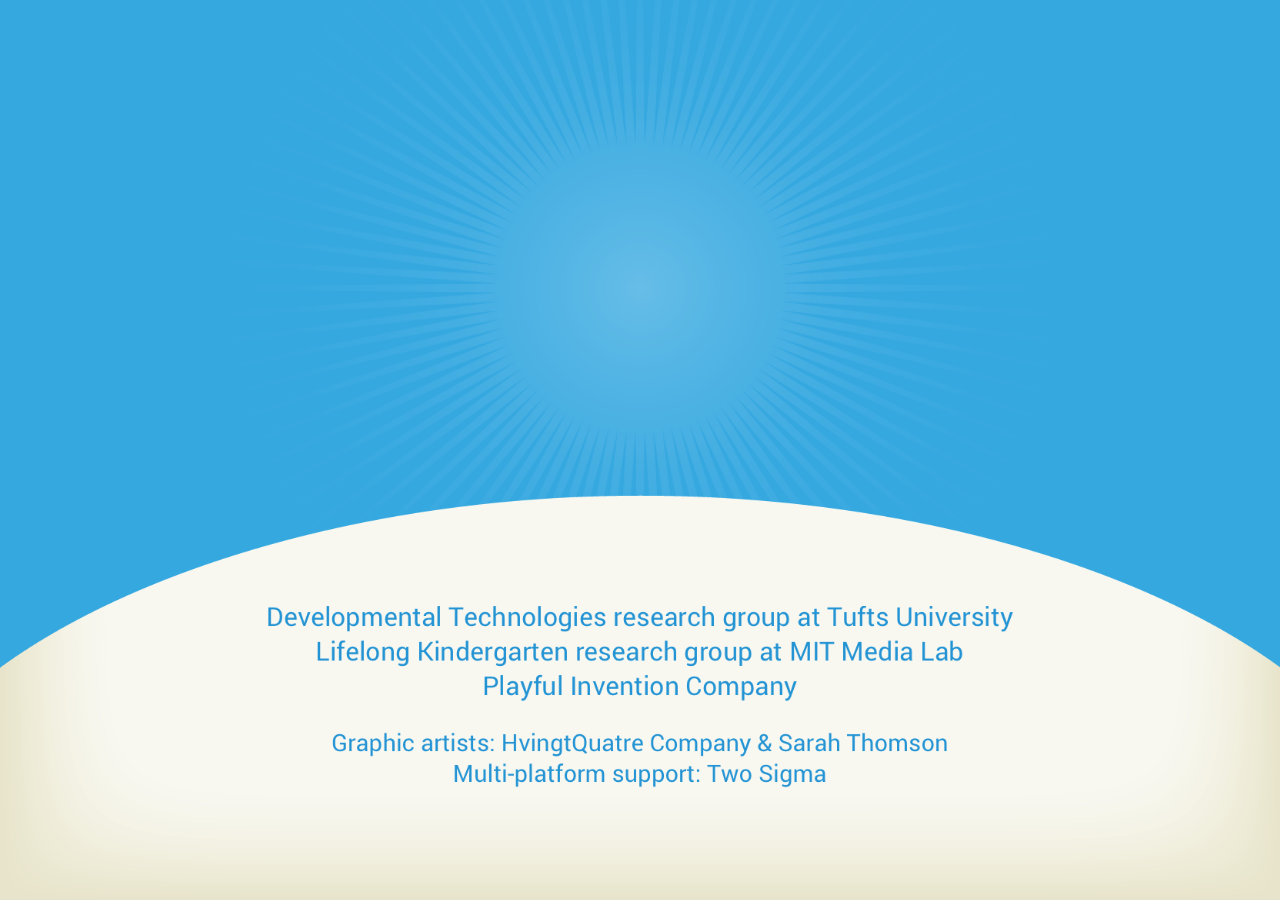
<file: index.html>
<!DOCTYPE html>
<meta
  name="viewport"
  content="width=device-width, initial-scale=1.0,
      maximum-scale=1.0, user-scalable=no"
/>
<meta name="apple-mobile-web-app-capable" content="yes" />
<meta http-equiv="cache-control" content="no-cache" />
<meta charset="utf-8" />

<html>
  <head>
    <title>ScratchJr Intro</title>
    <script>
      window.scratchJrPage = "index";
    </script>
    <script type="text/javascript" src="app.bundle.js"></script>
  </head>
  <body style="margin: 0px; background: black">
    <div class="frame" id="frame">
      <div class="topbar" id="topbar">
        <div class="topbar-button" id="topbar-info"></div>
        <div class="topbar-button" id="topbar-settings"></div>
        <div class="topbar-button" id="topbar-moreapps"></div>
      </div>
      <div class="gear hide" id="gear"></div>
      <div class="credits hide" id="authors"></div>
      <div class="creditsText hide" id="authorsText"></div>
      <div class="rays" id="rays"></div>
      <div class="catface" id="catface"></div>
      <div class="jrlogo" id="jrlogo"></div>
      <div class="purple hide" id="purpleguy"></div>
      <div class="red hide" id="redguy"></div>
      <div class="blue hide" id="blueguy"></div>

      <div class="startButton hide" id="startButton"></div>
      <div class="pbschars hide" id="pbschars"></div>

      <div class="gettings hide" id="gettings"></div>
      <div class="startcode hide" id="startcode"></div>

      <div class="usageQuestion hide" id="usageQuestion"></div>
      <div class="usageSchool hide" id="usageSchool">
        <img
          class="usageIcon"
          id="useSchoolIcon"
          src="assets/start/schoolIcon.svg"
        />
        <div class="usageText" id="useSchoolText"></div>
      </div>
      <div class="usageHome hide" id="usageHome">
        <img
          class="usageIcon"
          id="useHomeIcon"
          src="assets/start/homeIcon.svg"
        />
        <div class="usageText" id="useHomeText"></div>
      </div>
      <div class="usageOther hide" id="usageOther">
        <img
          class="usageIcon"
          id="useOtherIcon"
          src="assets/start/otherIcon.svg"
        />
        <div class="usageText" id="useOtherText"></div>
      </div>
      <div class="usageNoanswer hide" id="usageNoanswer">
        <div class="usageNoanswerText" id="usageNoanswerText"></div>
      </div>

      <div class="optionsInstruction hide" id="optionsInstruction"></div>
      <div class="optionsList hide" id="optionsList"></div>
    </div>
  </body>
</html>
</file>
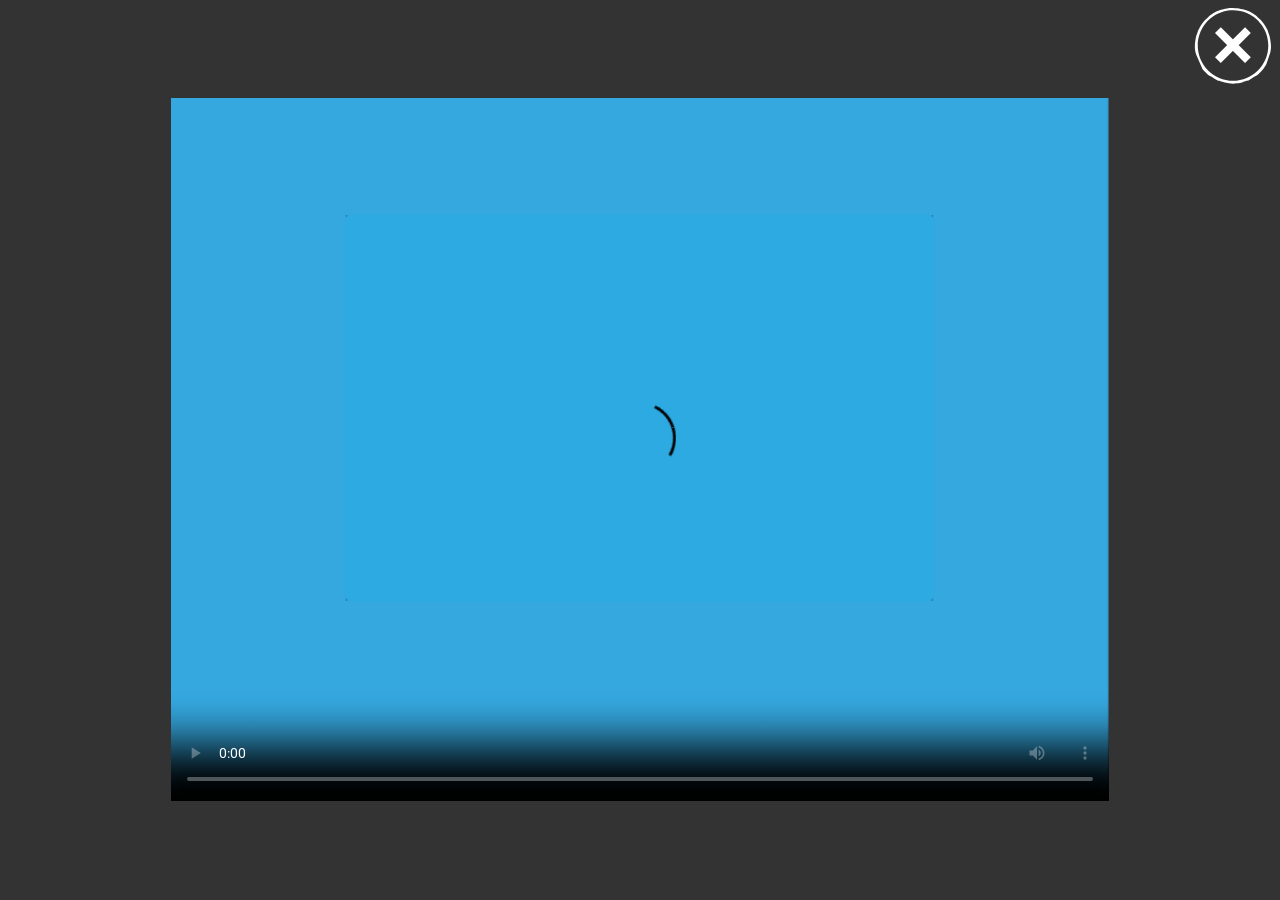
<file: gettingstarted.html>
<!DOCTYPE html>
<html xmlns="http://www.w3.org/1999/xhtml" xmlns:xlink="http://www.w3.org/1999/xlink">
<meta name="viewport" content="width=device-width, initial-scale=1.0, maximum-scale=1.0, user-scalable=no"/>
<meta name="apple-mobile-web-app-capable" content="yes">
<meta http-equiv="cache-control" content="no-cache">
<meta charset="utf-8">

<head>
<title>Junior</title>

<script language="javascript">
    window.scratchJrPage = 'gettingStarted';
</script>
<script type="text/javascript" src="app.bundle.js"></script>
<!-- Global site tag (gtag.js) - Google Analytics -->
<script async src="https://www.googletagmanager.com/gtag/js?id=G-FD0DKV0K52"></script>
<script>
  window.dataLayer = window.dataLayer || [];
  function gtag(){dataLayer.push(arguments);}
  gtag('js', new Date());

  gtag('config', 'G-FD0DKV0K52');
</script>
</head>
<body>
<div class="tutorial" id="tutorialmode">
  <div class="closehelp" id="closeHelp"></div>
  <div class="introvideocontainer">
      <video class="introvideo" id="myVideo" controls></video>
  </div>
</div>
</body>
</html>
</file>
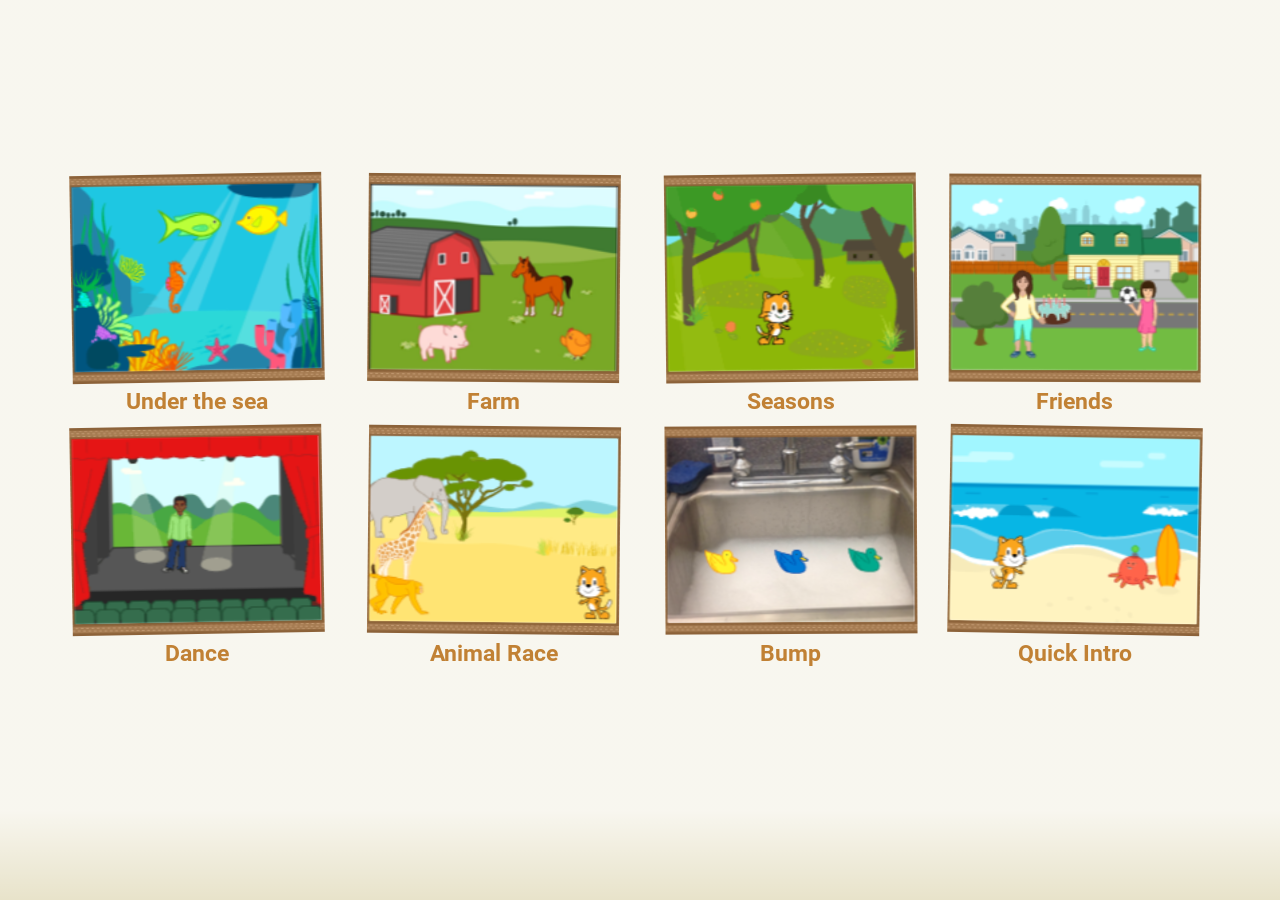
<file: help.html>
<!doctype html>
<html xmlns="http://www.w3.org/1999/xhtml" xmlns:xlink="http://www.w3.org/1999/xlink">
  <meta
    name="viewport"
    content="width=device-width, initial-scale=1.0, user-scalable=0, minimum-scale=1.0, maximum-scale=1.0"
  />
  <meta name="apple-mobile-web-app-capable" content="yes" />
  <meta http-equiv="cache-control" content="no-cache" />
  <meta charset="utf-8" />

  <head>
    <title>ScratchJr Help</title>

    <script>
      window.scratchJrPage = "help"
    </script>
    <script type="text/javascript" src="app.bundle.js"></script>
    <!-- Global site tag (gtag.js) - Google Analytics -->
    <script async src="https://www.googletagmanager.com/gtag/js?id=G-FD0DKV0K52"></script>
    <script>
      window.dataLayer = window.dataLayer || []
      function gtag() {
        dataLayer.push(arguments)
      }
      gtag("js", new Date())

      gtag("config", "G-FD0DKV0K52")
    </script>
  </head>
  <body>
    <div class="frame" id="frame">
      <div class="contentwrap" id="wrapc"></div>
    </div>
  </body>
</html>
</file>
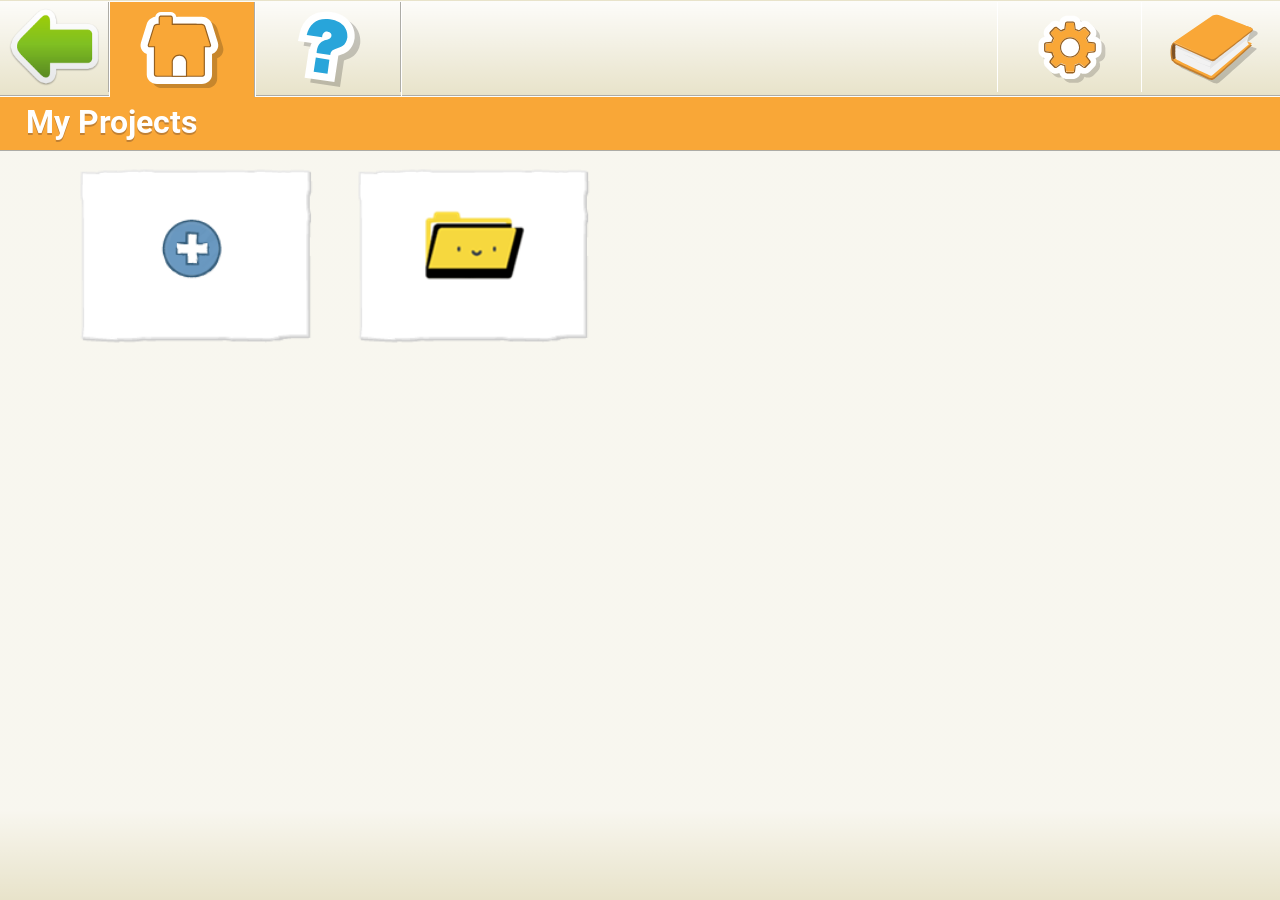
<file: home.html>
<!DOCTYPE html>
<html xmlns="http://www.w3.org/1999/xhtml" xmlns:xlink="http://www.w3.org/1999/xlink">
<meta name="viewport"
      content="width=device-width, initial-scale=1.0, user-scalable=0, minimum-scale=1.0, maximum-scale=1.0">
<meta name="apple-mobile-web-app-capable" content="yes">
<meta http-equiv="cache-control" content="no-cache">
<meta charset="utf-8">

<head>
  <title>Scratch Jr</title>

  <script>
    window.scratchJrPage = "home"
  </script>
  <script type="text/javascript" src="app.bundle.js"></script>
</head>
<body>
<div class="frame" id="frame">
  <div class="topbar" id="topbar">
    <ul class="topbar-nav" id="nav">
      <li class="logo" id="logotab">
        <span class="logo-icon"></span>
      </li>
      <div></div>
      <li class="home" id="hometab">
        <span class="home-icon"></span>
      </li>
      <div></div>
      <li class="help" id="helptab">
        <span class="help-icon"></span>
      </li>
      <div></div>
    </ul>
    <ul class="reference" id="settings">
      <div></div>
      <li class="gear" id="geartab">
        <span class="gear-icon"></span>
      </li>
    </ul>
    <ul class="reference" id="reference">
      <div></div>
      <li class="book" id="booktab">
        <span class="book-icon"></span>
      </li>
    </ul>
  </div>
  <div class="topsection" id="topsection">
    <div class="tabtitle" id="tabtitle">
      <span id="tabheader"></span>
    </div>
    <div class="tabicon" id="tabicon"></div>
    <div class="blueband" id="blueband">
      <span id="subtitle"></span>
    </div>
  </div>
  <div class="contentwrap" id="wrapc"></div>
  <div class="footer off" id="footer">
    <ul class="footer-nav" id="footernav">
      <li class="tab" id="abouttab">
        <div class="about-icon"></div>
        <span id="abouttab-text"></span>
      </li>
      <li class="tab" id="interfacetab">
        <div class="interface-icon"></div>
        <span id="interfacetab-text"></span>
      </li>
      <li class="tab" id="painttab">
        <div class="paint-icon"></div>
        <span id="painttab-text"></span>
      </li>
      <li class="tab2" id="blockstab">
        <div class="blocks-icon"></div>
        <span id="blockstab-text"></span>
      </li>
      <div></div>
    </ul>
  </div>

</div>
</body>
</html>
</file>
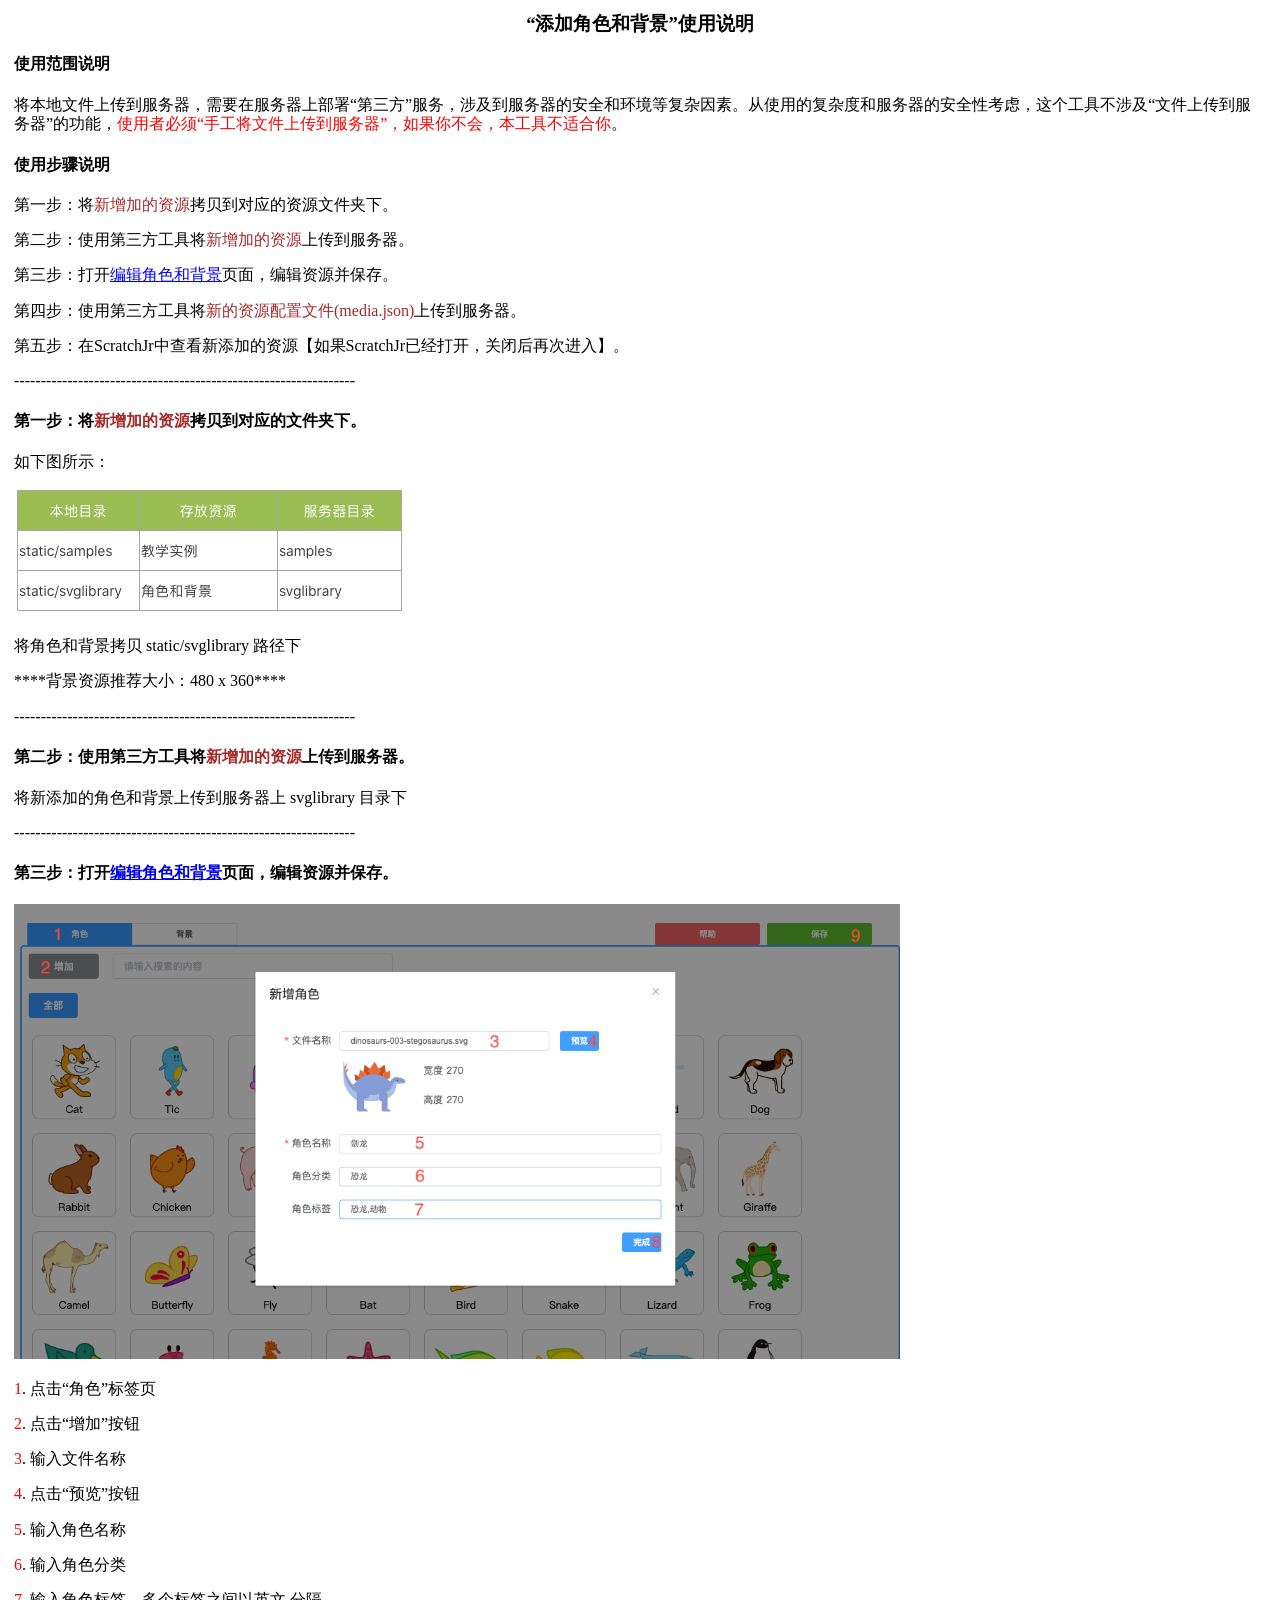
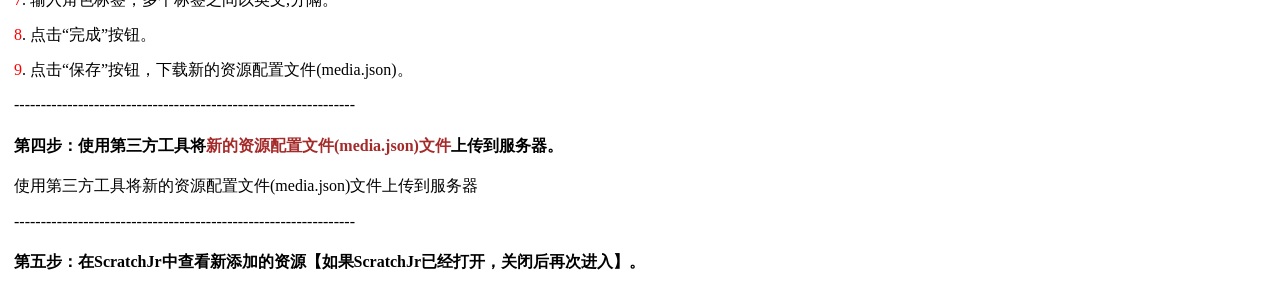
<file: mediaHelp.html>
<!DOCTYPE html>
<html>
	<head>
		<meta http-equiv="Content-Type" content="text/html; charset=utf-8" />
		<meta http-equiv="X-UA-Compatible" content="IE=edge">
		<meta name="viewport" content="width=device-width, initial-scale=1.0, minimum-scale=0.5, maximum-scale=2.0, user-scalable=yes" />
		<meta name="generator" content="LazyCMS 2.0.Alpha" />
		<title>”添加角色和背景”使用说明</title>
		<!-- Global site tag (gtag.js) - Google Analytics -->
		<script async src="https://www.googletagmanager.com/gtag/js?id=G-FD0DKV0K52"></script>
		<script>
		  window.dataLayer = window.dataLayer || [];
		  function gtag(){dataLayer.push(arguments);}
		  gtag('js', new Date());
		  gtag('config', 'G-FD0DKV0K52');
		</script>
	</head>
	<style>
		body {
			padding: 6px;
			font-size: 1rem;
			line-height: 1.2rem;
		}
		
		.title {
			margin: 0 auto;
			text-align: center;
		}
	</style>

	<body>
		<h3 class="title">“添加角色和背景”使用说明</h3>
		<h4>使用范围说明</h4>
		<p>将本地文件上传到服务器，需要在服务器上部署“第三方”服务，涉及到服务器的安全和环境等复杂因素。从使用的复杂度和服务器的安全性考虑，这个工具不涉及“文件上传到服务器”的功能，<font color="red">使用者必须“手工将文件上传到服务器”，如果你不会，本工具不适合你</font>。</p>
		<h4>使用步骤说明</h4>
		<p>第一步：将<font color="brown">新增加的资源</font>拷贝到对应的资源文件夹下。</p>
		<p>第二步：使用第三方工具将<font color="brown">新增加的资源</font>上传到服务器。</p>
		<p>第三步：打开<a href="./mediaEditor.html" target="_blank">编辑角色和背景</a>页面，编辑资源并保存。</p>
		<p>第四步：使用第三方工具将<font color="brown">新的资源配置文件(media.json)</font>上传到服务器。</p>
		<p>第五步：在ScratchJr中查看新添加的资源【如果ScratchJr已经打开，关闭后再次进入】。</p>
		<p>----------------------------------------------------------------</p>
		<h4>第一步：将<font color="brown">新增加的资源</font>拷贝到对应的文件夹下。</h4>
		<p>如下图所示：</p>
		<img src="/assets/media/1.png" alt="资源文件分类" width="397px" height="129px"/>
		<p>将角色和背景拷贝 static/svglibrary 路径下</p>
		<p>****背景资源推荐大小：480 x 360****</p>
		
		<p>----------------------------------------------------------------</p>
		<h4>第二步：使用第三方工具将<font color="brown">新增加的资源</font>上传到服务器。</h4>
		<p>将新添加的角色和背景上传到服务器上 svglibrary 目录下</p>

		<p>----------------------------------------------------------------</p>
		<h4>第三步：打开<a href="./mediaEditor.html" target="_blank">编辑角色和背景</a>页面，编辑资源并保存。</h4>
		<img src="/assets/media/2.png" alt="资源文件分类" width="886px" height="455px"/>
		<p><font color="red">1</font>. 点击“角色”标签页 </p>
		<p><font color="red">2</font>. 点击“增加”按钮 </p>
		<p><font color="red">3</font>. 输入文件名称 </p>
		<p><font color="red">4</font>. 点击“预览”按钮 </p>
		<p><font color="red">5</font>. 输入角色名称 </p>
		<p><font color="red">6</font>. 输入角色分类 </p>
		<p><font color="red">7</font>. 输入角色标签，多个标签之间以英文,分隔。 </p>
		<p><font color="red">8</font>. 点击“完成”按钮。 </p>
		<p><font color="red">9</font>. 点击“保存”按钮，下载新的资源配置文件(media.json)。 </p>

		<p>----------------------------------------------------------------</p>
		<h4>第四步：使用第三方工具将<font color="brown">新的资源配置文件(media.json)文件</font>上传到服务器。</h4>
		<p>使用第三方工具将新的资源配置文件(media.json)文件上传到服务器</p>

		<p>----------------------------------------------------------------</p>
		<h4>第五步：在ScratchJr中查看新添加的资源【如果ScratchJr已经打开，关闭后再次进入】。</h4>
	</body>
</html>
</file>
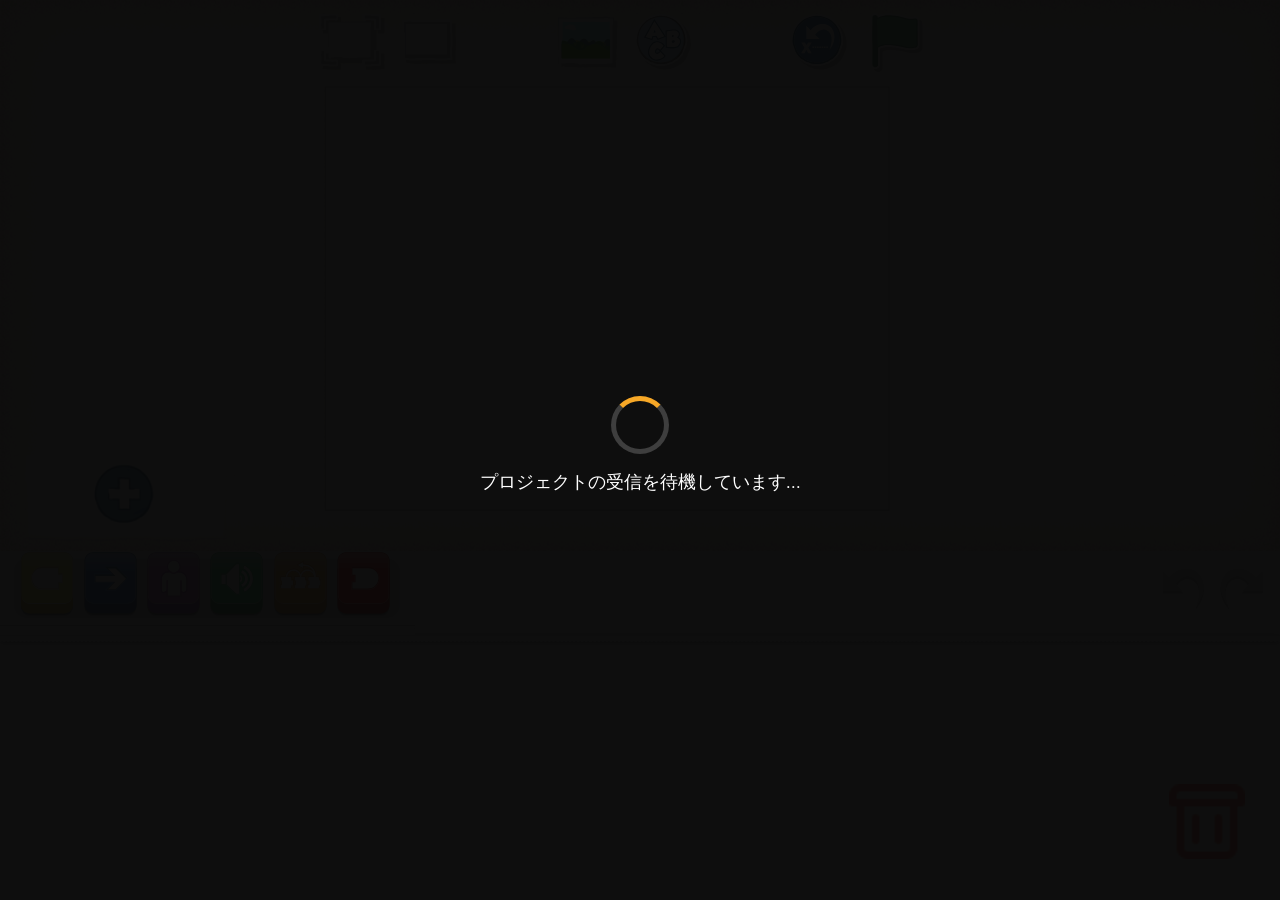
<file: player.html>
<!doctype html>
<html xmlns="http://www.w3.org/1999/xhtml" xmlns:xlink="http://www.w3.org/1999/xlink">
  <head>
    <meta name="viewport" content="width=device-width, initial-scale=1.0, maximum-scale=1.0, user-scalable=no" />
    <meta name="apple-mobile-web-app-capable" content="yes" />
    <meta http-equiv="cache-control" content="no-cache" />
    <meta charset="utf-8" />
    <title>ScratchJr Player</title>
    <script src="./js/jquery.min.js"></script>
    <script src="./js/common.js"></script>
    <style>
      html, body {
        margin: 0;
        padding: 0;
        width: 100%;
        height: 100%;
        overflow: hidden;
      }
      #player-loading-overlay {
        position: fixed;
        top: 0;
        left: 0;
        width: 100%;
        height: 100%;
        background: rgba(0, 0, 0, 0.85);
        color: #ffffff;
        display: flex;
        flex-direction: column;
        justify-content: center;
        align-items: center;
        z-index: 99999;
        font-family: -apple-system, BlinkMacSystemFont, "Segoe UI", Roboto, "Helvetica Neue", Arial, sans-serif;
        font-size: 18px;
        transition: opacity 0.3s;
      }
      .spinner {
        width: 48px;
        height: 48px;
        border: 5px solid rgba(255, 255, 255, 0.2);
        border-radius: 50%;
        border-top-color: #f7a827;
        animation: spin 1s ease-in-out infinite;
        margin-bottom: 16px;
      }
      @keyframes spin {
        to { transform: rotate(360deg); }
      }
      #player-error-msg {
        color: #ff6b6b;
        margin-top: 10px;
        font-size: 14px;
        max-width: 80%;
        text-align: center;
      }
      .nextpage {
        top: 50% !important;
        bottom: auto !important;
        transform: translateY(-50%) !important;
        z-index: 100 !important;
      }
      .prevpage {
        top: 50% !important;
        bottom: auto !important;
        transform: translateY(-50%) !important;
        z-index: 100 !important;
      }
    </style>
    <script>
      window.scratchJrPage = "editor";

      // URLパラメータ取得
      function getParam(key) {
        if (window.urlParams) {
          return window.urlParams(key);
        }
        var match = RegExp("[?&]" + key + "=([^&]*)").exec(window.location.search);
        return match && decodeURIComponent(match[1].replace(/\+/g, " "));
      }

      function updateStatus(text) {
        var el = document.getElementById("player-loading-text");
        if (el) el.innerText = text;
      }

      function hideLoading() {
        var overlay = document.getElementById("player-loading-overlay");
        if (overlay) {
          overlay.style.opacity = "0";
          setTimeout(function() {
            overlay.style.display = "none";
          }, 300);
        }
        var bd = document.getElementById("backdrop");
        if (bd) {
          bd.style.display = "none";
          bd.className = "modal-backdrop fade";
        }
        var md = document.getElementById("modaldialog");
        if (md) {
          md.style.display = "none";
          md.className = "modal fade";
        }
        if (window.ScratchJr) {
          window.ScratchJr.onHold = false;
        }
      }

      function showError(msg) {
        var spinner = document.querySelector(".spinner");
        if (spinner) spinner.style.display = "none";
        var txt = document.getElementById("player-loading-text");
        if (txt) txt.innerText = "プロジェクトの読み込みに失敗しました";
        var err = document.getElementById("player-error-msg");
        if (err) err.innerText = msg;
      }

      // ScratchJr の基本初期化が完了するのを待機
      function waitUntilScratchJrReady(callback) {
        var checkCount = 0;
        var interval = setInterval(function() {
          checkCount++;
          if (window.ScratchJr && window.ScratchJr.loadProjectSjr && window.ScratchJr.stage) {
            clearInterval(interval);
            callback();
          } else if (checkCount > 100) { // 15秒以上
            clearInterval(interval);
            showError("ScratchJr エンジンの初期化がタイムアウトしました。");
          }
        }, 150);
      }

      // プロジェクトデータの展開・ステージ準備が完了するのを待機
      function waitForProjectReady(callback) {
        if (window.ScratchJr && window.ScratchJr.isProjectLoaded) {
          callback();
          return;
        }
        var called = false;
        var done = function() {
          if (called) return;
          called = true;
          window.removeEventListener("projectLoaded", done);
          callback();
        };
        window.addEventListener("projectLoaded", done);

        var checkCount = 0;
        var interval = setInterval(function() {
          checkCount++;
          if (window.ScratchJr && window.ScratchJr.isProjectLoaded) {
            clearInterval(interval);
            done();
          } else if (checkCount > 60) { // 9秒以上
            clearInterval(interval);
            done();
          }
        }, 150);
      }

      // Base64 から .sjr (ZIP) をロードして ScratchJr ランタイムへ渡す
      function loadSjrFromBase64(base64Data, autoPlay) {
        try {
          updateStatus("プロジェクトを展開中...");
          var binaryString = atob(base64Data);
          var len = binaryString.length;
          var bytes = new Uint8Array(len);
          for (var i = 0; i < len; i++) {
            bytes[i] = binaryString.charCodeAt(i);
          }
          var blob = new Blob([bytes], { type: "application/zip" });
          var blobUrl = URL.createObjectURL(blob);

          waitUntilScratchJrReady(function() {
            updateStatus("プロジェクトを読み込んでいます...");
            window.ScratchJr.loadProjectSjr(blobUrl, function(success) {
              if (success === false) {
                showError("プロジェクトの解凍または読み込みに失敗しました。");
                return;
              }
              waitForProjectReady(function() {
                startPresentationMode(autoPlay);
              });
            });
          });
        } catch (e) {
          console.error(e);
          showError(e.message);
        }
      }

      // 直接 URL (Blob または外部URL) からロード
      function loadSjrFromUrl(url, autoPlay) {
        updateStatus("プロジェクトをダウンロード中...");
        waitUntilScratchJrReady(function() {
          window.ScratchJr.loadProjectSjr(url, function(success) {
            if (success === false) {
              showError("プロジェクトのダウンロードに失敗しました。");
              return;
            }
            waitForProjectReady(function() {
              startPresentationMode(autoPlay);
            });
          });
        });
      }

      // プレゼンテーションモード（全画面表示）の準備と開始
      // エディタ画面が一瞬露出しないよう、全画面化を完了させてからローディング画面を消す
      function startPresentationMode(autoPlay, retryCount) {
        retryCount = retryCount || 0;
        try {
          if (!window.ScratchJr || !window.ScratchJr.stage || !window.ScratchJr.stage.currentPage) {
            if (retryCount < 40) {
              setTimeout(function() {
                startPresentationMode(autoPlay, retryCount + 1);
              }, 150);
            } else {
              hideLoading();
            }
            return;
          }

          // onHold ロックを解除
          window.ScratchJr.onHold = false;

          var bd = document.getElementById("backdrop");
          if (bd) {
            bd.style.display = "none";
            bd.className = "modal-backdrop fade";
          }
          var md = document.getElementById("modaldialog");
          if (md) {
            md.style.display = "none";
            md.className = "modal fade";
          }

          var fakeEvt = {
            preventDefault: function() {},
            stopPropagation: function() {}
          };

          // 1. まず全画面モード（プレゼンテーションモード）へ切り替え
          if (typeof window.ScratchJr.enterFullScreen === "function") {
            window.ScratchJr.enterFullScreen(fakeEvt);
          }

          // 2. autoPlay が有効（true/1）の場合のみ、緑の旗で自動再生開始
          var shouldAutoPlay = (autoPlay === true || autoPlay === "1" || autoPlay === "true" || autoPlay === 1);
          if (shouldAutoPlay) {
            if (typeof window.ScratchJr.runStrips === "function") {
              window.ScratchJr.runStrips(fakeEvt);
            }
          }

          // 3. 全画面表示への切り替えが完了してからローディング画面を非表示にする
          // （エディタ画面が一瞬でも見えるのを完全に防止）
          setTimeout(function() {
            hideLoading();
          }, 200);

        } catch (err) {
          console.warn("Presentation mode trigger exception:", err);
          hideLoading();
        }
      }

      // GAS Web API から JSONP で .sjr を取得する
      function fetchFromGas(gasUrl, fileId, autoPlay) {
        updateStatus("Google ドライブからプロジェクトを取得中...");
        var callbackName = "gasCallback_" + Date.now();
        window[callbackName] = function(response) {
          delete window[callbackName];
          if (response && response.success && response.data) {
            loadSjrFromBase64(response.data, autoPlay);
          } else {
            showError(response ? response.error : "空の応答が返されました");
          }
        };

        var script = document.createElement("script");
        var separator = gasUrl.indexOf("?") >= 0 ? "&" : "?";
        script.src = gasUrl + separator + "id=" + encodeURIComponent(fileId) + "&callback=" + callbackName;
        script.onerror = function() {
          showError("GAS API への接続に失敗しました。URLをご確認ください。");
        };
        document.head.appendChild(script);
      }

      // postMessage リスナー（親フレームや GAS からのメッセージ受け取り）
      var _loadedOnce = false;
      window.addEventListener("message", function(event) {
        try {
          var msg = typeof event.data === "string" ? JSON.parse(event.data) : event.data;
          if (msg && msg.type === "LOAD_SJR") {
            if (_loadedOnce) return;
            _loadedOnce = true;
            var autoPlay = msg.autoPlay !== undefined ? msg.autoPlay : true;
            if (msg.base64) {
              loadSjrFromBase64(msg.base64, autoPlay);
            } else if (msg.fileId && msg.gasUrl) {
              fetchFromGas(msg.gasUrl, msg.fileId, autoPlay);
            } else if (msg.fileUrl) {
              loadSjrFromUrl(msg.fileUrl, autoPlay);
            }
          }
        } catch (err) {
          console.warn("Message handle error:", err);
        }
      });

      // ページ読み込み完了時の処理
      window.addEventListener("DOMContentLoaded", function() {
        var fileId = getParam("id");
        var gasUrl = getParam("gas");
        var fileUrl = getParam("file");
        var autoPlay = getParam("autoPlay") !== "0";

        if (fileId && gasUrl) {
          fetchFromGas(gasUrl, fileId, autoPlay);
        } else if (fileUrl) {
          loadSjrFromUrl(fileUrl, autoPlay);
        } else {
          updateStatus("プロジェクトの受信を待機しています...");
          // 親フレームへ準備完了通知を送る（親が postMessage を再送できるように）
          try {
            if (window.parent && window.parent !== window) {
              window.parent.postMessage({ type: "PLAYER_READY" }, "*");
            }
          } catch (e) {}

          // パラメータも postMessage もない場合、5秒後にローディングを消す
          setTimeout(function() {
            var overlay = document.getElementById("player-loading-overlay");
            if (overlay && overlay.style.display !== "none") {
              var txt = document.getElementById("player-loading-text");
              if (txt && txt.innerText.indexOf("待機") > -1) {
                hideLoading();
              }
            }
          }, 5000);
        }
      });
    </script>
    <script type="text/javascript" src="app.bundle.js"></script>
  </head>
  <body style="background: white">
    <div id="player-loading-overlay">
      <div class="spinner"></div>
      <div id="player-loading-text">プレイヤーを初期化しています...</div>
      <div id="player-error-msg"></div>
    </div>
    <div class="frame" id="frame"></div>
    <div class="libframe" id="libframe"></div>
    <div class="paintframe" id="paintframe"></div>
  </body>
</html>
</file>
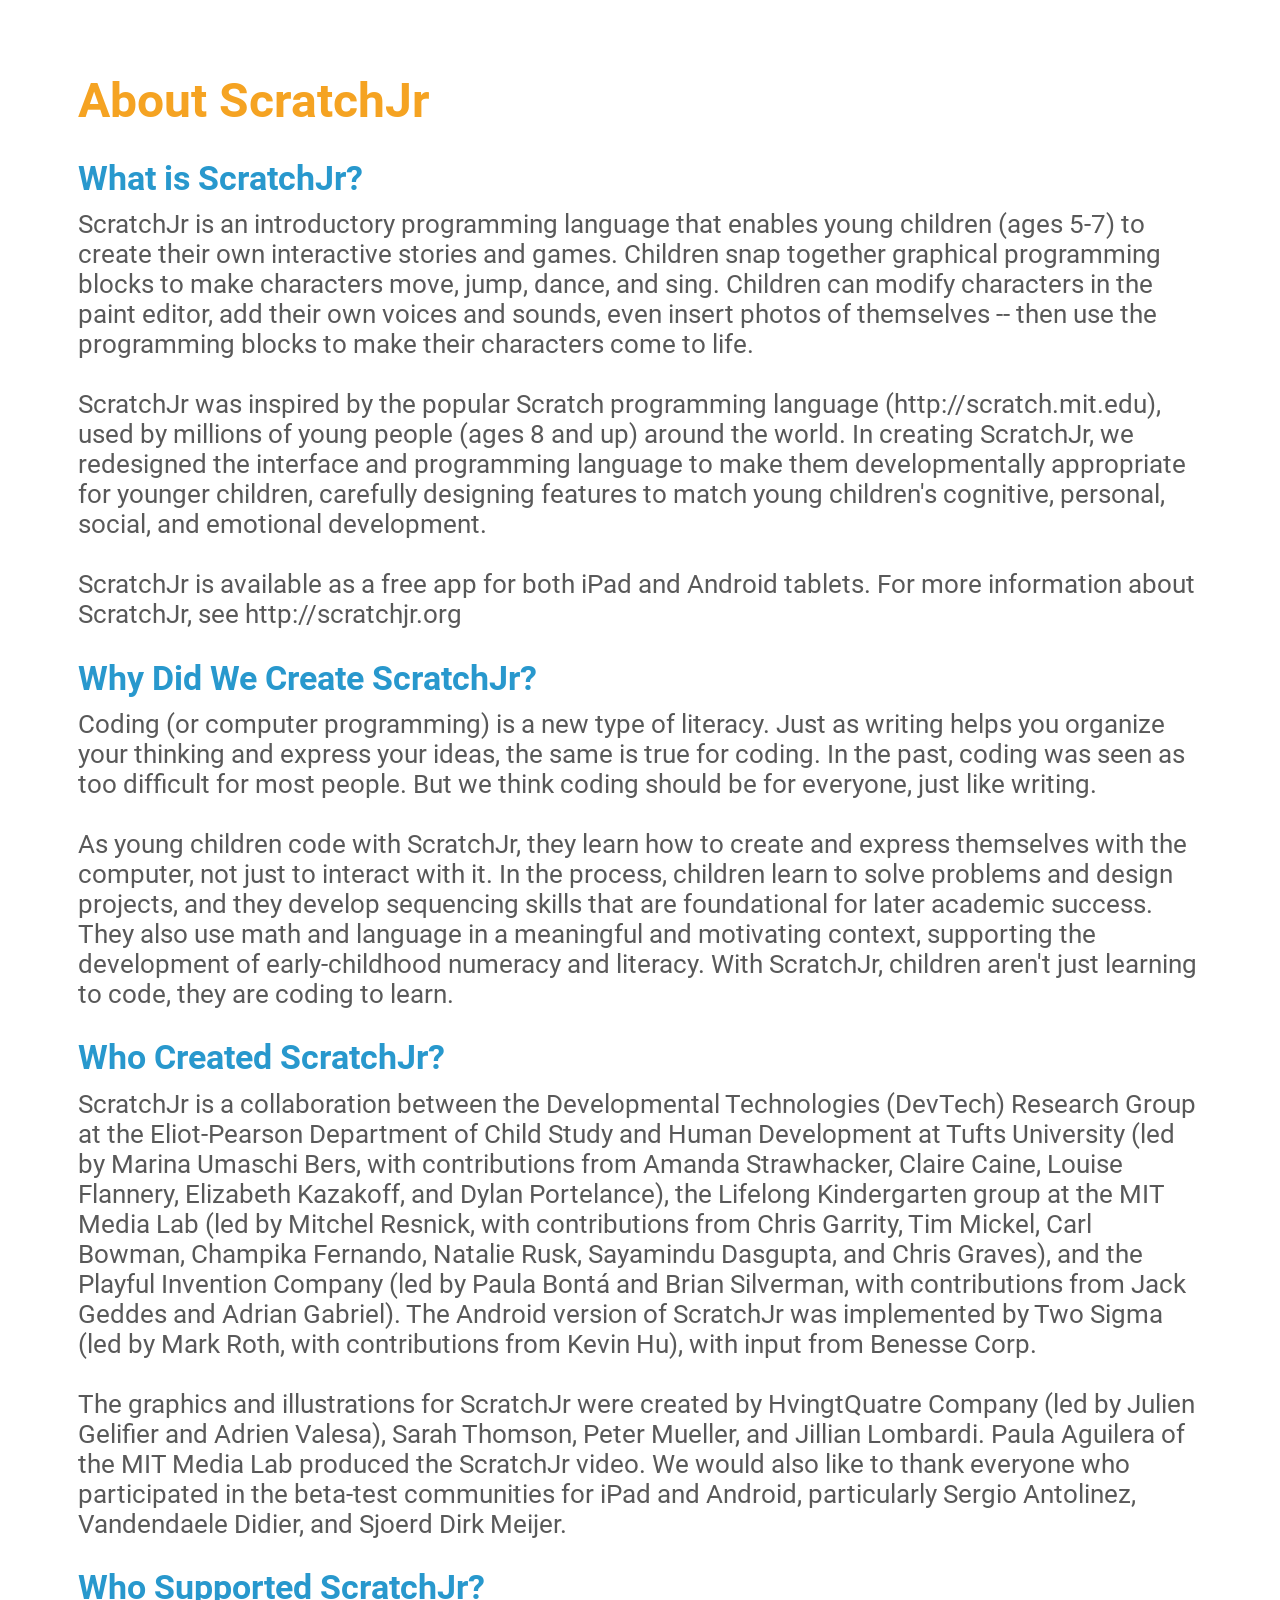
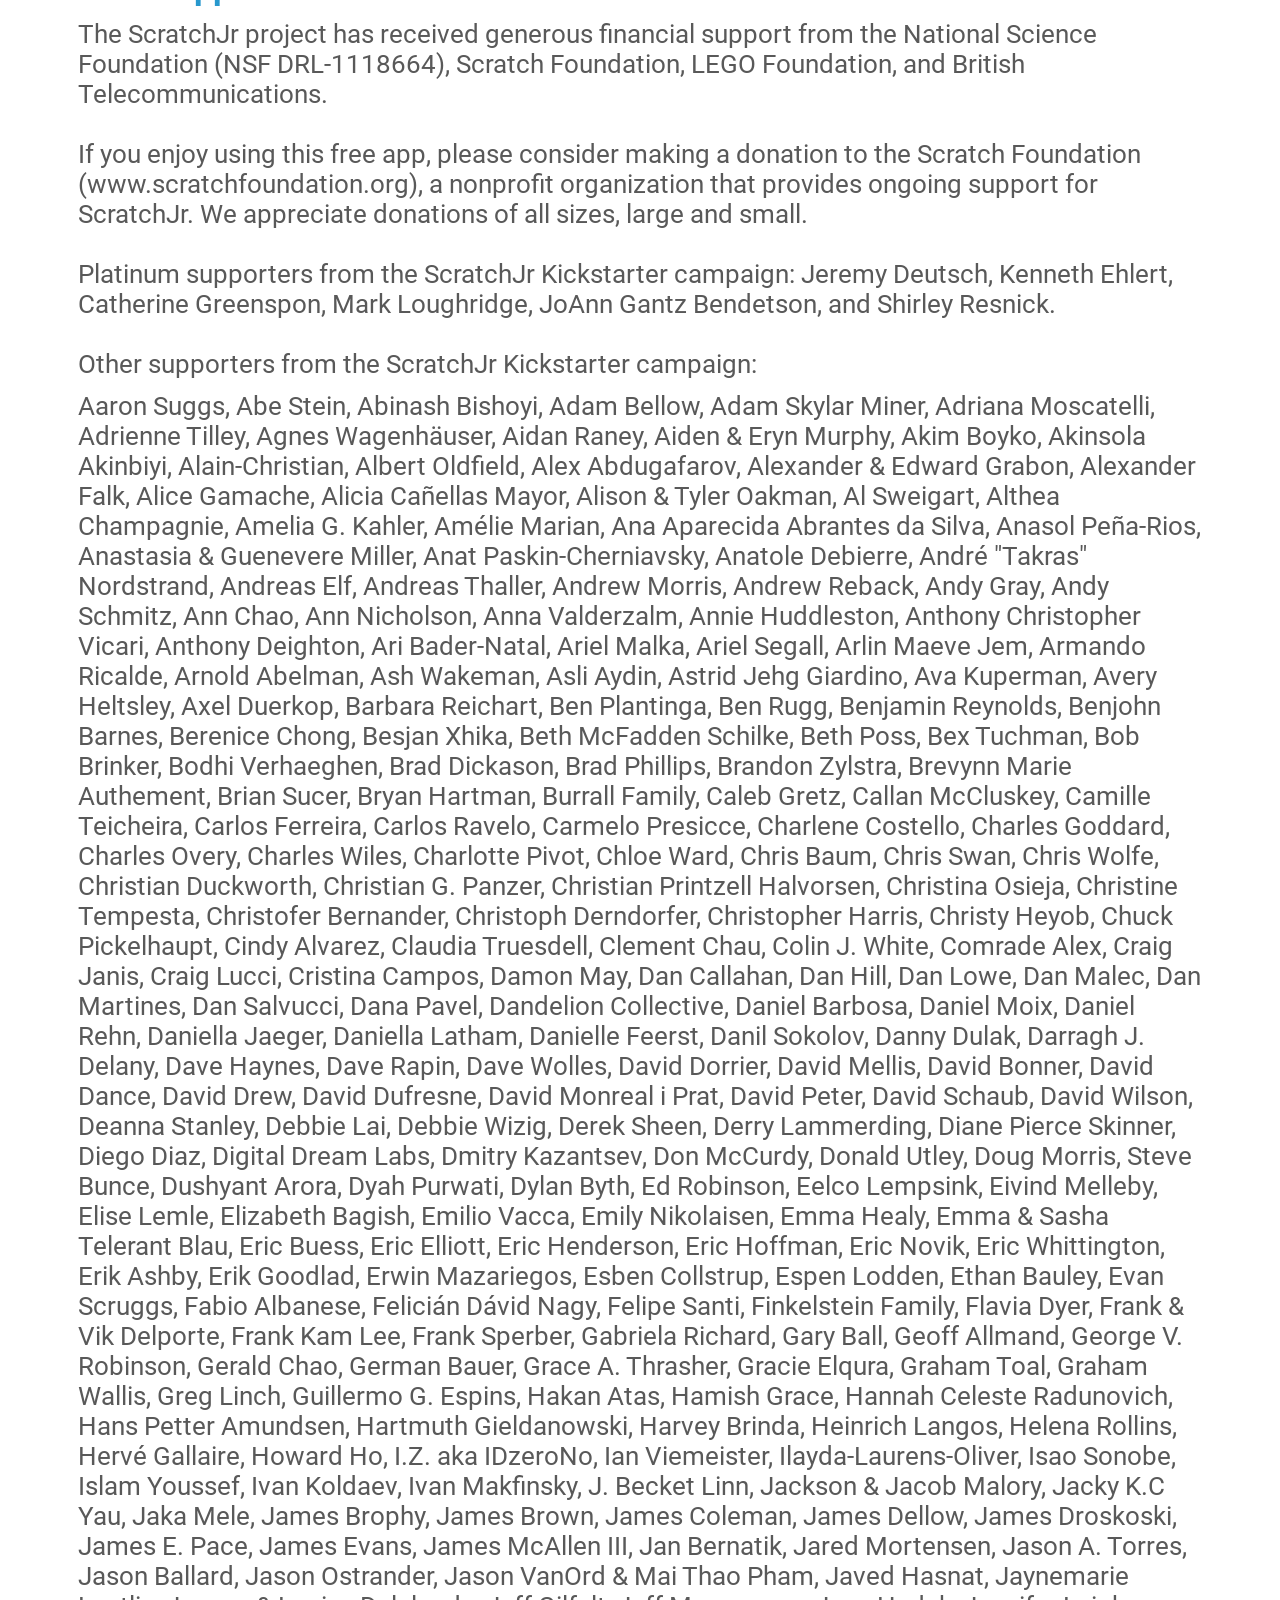
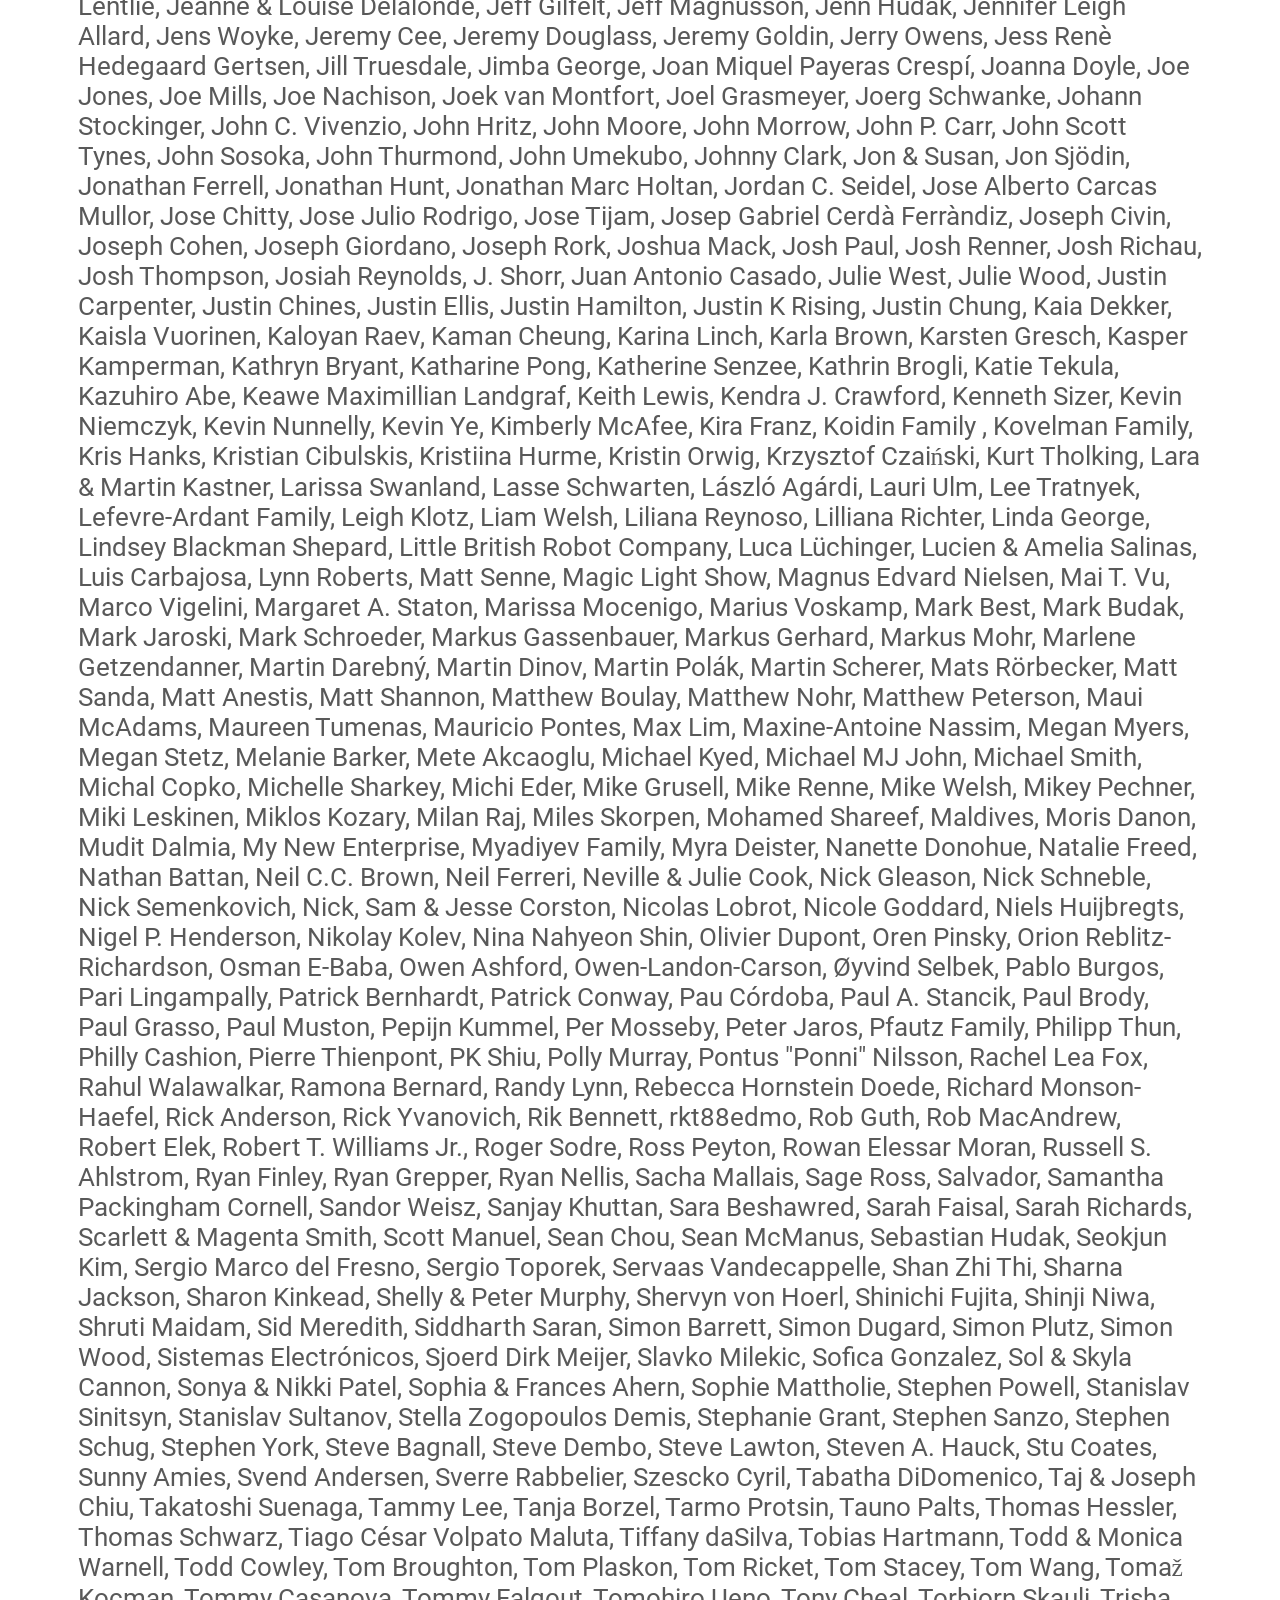
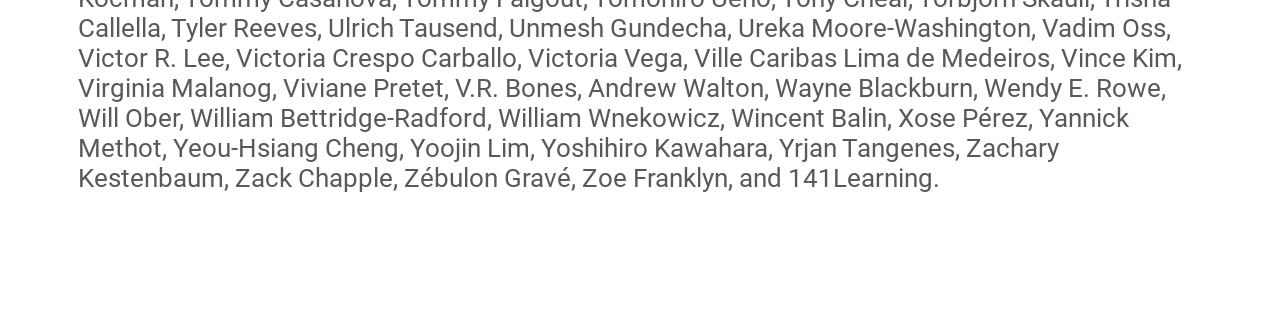
<file: inapp/about.html>
<!DOCTYPE html>
<html>
<head>
<meta charset="utf-8">
<script>
    window.scratchJrPage = 'inappAbout';
</script>
<script type="text/javascript" src="../app.bundle.js"></script>
<!-- Global site tag (gtag.js) - Google Analytics -->
<script async src="https://www.googletagmanager.com/gtag/js?id=G-FD0DKV0K52"></script>
<script>
  window.dataLayer = window.dataLayer || [];
  function gtag(){dataLayer.push(arguments);}
  gtag('js', new Date());

  gtag('config', 'G-FD0DKV0K52');
</script>
</head>
<body>
<h1 id="aboutScratchjrTitle"></h1>
<div class="about-section-wrapper">
<h2 class="title" id="aboutWhatIs"></h2>
<div class="description" id="aboutDescription">
</div>
</div>

<div class="about-section-wrapper">
<h2 class="title" id="aboutWhyCreate"></h2>
<div class="description" id="aboutWhyCreateDescription">
</div>
</div>

<div class="about-section-wrapper">
<h2 class="title" id="aboutWhoCreated"></h2>
<div class="description" id="aboutWhoCreatedDescription">
</div></div>

<div class="about-section-wrapper">
<h2 class="title" id="aboutWhoSupported"></h2>
<div class="description" id="aboutWhoSupportedDescription">
</div>

<div class="description">
    Aaron Suggs, Abe Stein, Abinash Bishoyi, Adam Bellow, Adam Skylar Miner, Adriana Moscatelli, Adrienne Tilley, Agnes Wagenh&auml;user, Aidan Raney, Aiden &amp; Eryn Murphy, Akim Boyko, Akinsola Akinbiyi, Alain-Christian, Albert Oldfield, Alex Abdugafarov, Alexander &amp; Edward Grabon, Alexander Falk, Alice Gamache, Alicia Ca&ntilde;ellas Mayor, Alison &amp; Tyler Oakman, Al Sweigart, Althea Champagnie, Amelia G. Kahler, Am&eacute;lie Marian, Ana Aparecida Abrantes da Silva, Anasol Pe&ntilde;a-Rios, Anastasia &amp; Guenevere Miller, Anat Paskin-Cherniavsky, Anatole Debierre, Andr&eacute; &quot;Takras&quot; Nordstrand, Andreas Elf, Andreas Thaller, Andrew Morris, Andrew Reback, Andy Gray, Andy Schmitz, Ann Chao, Ann Nicholson, Anna Valderzalm, Annie Huddleston, Anthony Christopher Vicari, Anthony Deighton, Ari Bader-Natal, Ariel Malka, Ariel Segall, Arlin Maeve Jem, Armando Ricalde, Arnold Abelman, Ash Wakeman, Asli Aydin, Astrid Jehg Giardino, Ava Kuperman, Avery Heltsley, Axel Duerkop, Barbara Reichart, Ben Plantinga, Ben Rugg, Benjamin Reynolds, Benjohn Barnes, Berenice Chong, Besjan Xhika, Beth McFadden Schilke, Beth Poss, Bex Tuchman, Bob Brinker, Bodhi Verhaeghen, Brad Dickason, Brad Phillips, Brandon Zylstra, Brevynn Marie Authement, Brian Sucer, Bryan Hartman, Burrall Family, Caleb Gretz, Callan McCluskey, Camille Teicheira, Carlos Ferreira, Carlos Ravelo, Carmelo Presicce, Charlene Costello, Charles Goddard, Charles Overy, Charles Wiles, Charlotte Pivot, Chloe Ward, Chris Baum, Chris Swan, Chris Wolfe, Christian Duckworth, Christian G. Panzer, Christian Printzell Halvorsen, Christina Osieja, Christine Tempesta, Christofer Bernander, Christoph Derndorfer, Christopher Harris, Christy Heyob, Chuck Pickelhaupt, Cindy Alvarez, Claudia Truesdell, Clement Chau, Colin J. White, Comrade Alex, Craig Janis, Craig Lucci, Cristina Campos, Damon May, Dan Callahan, Dan Hill, Dan Lowe, Dan Malec, Dan Martines, Dan Salvucci, Dana Pavel, Dandelion Collective, Daniel Barbosa, Daniel Moix, Daniel Rehn, Daniella Jaeger, Daniella Latham, Danielle Feerst, Danil Sokolov, Danny Dulak, Darragh J. Delany, Dave Haynes, Dave Rapin, Dave Wolles, David Dorrier, David Mellis, David Bonner, David Dance, David Drew, David Dufresne, David Monreal i Prat, David Peter, David Schaub, David Wilson, Deanna Stanley, Debbie Lai, Debbie Wizig, Derek Sheen, Derry Lammerding, Diane Pierce Skinner, Diego Diaz, Digital Dream Labs, Dmitry Kazantsev, Don McCurdy, Donald Utley, Doug Morris, Steve Bunce, Dushyant Arora, Dyah Purwati, Dylan Byth, Ed Robinson, Eelco Lempsink, Eivind Melleby, Elise Lemle, Elizabeth Bagish, Emilio Vacca, Emily Nikolaisen, Emma Healy, Emma &amp; Sasha Telerant Blau, Eric Buess, Eric Elliott, Eric Henderson, Eric Hoffman, Eric Novik, Eric Whittington, Erik Ashby, Erik Goodlad, Erwin Mazariegos, Esben Collstrup, Espen Lodden, Ethan Bauley, Evan Scruggs, Fabio Albanese, Felici&aacute;n D&aacute;vid Nagy, Felipe Santi, Finkelstein Family, Flavia Dyer, Frank &amp; Vik Delporte, Frank Kam Lee, Frank Sperber, Gabriela Richard, Gary Ball, Geoff Allmand, George V. Robinson, Gerald Chao, German Bauer, Grace A. Thrasher, Gracie Elqura, Graham Toal, Graham Wallis, Greg Linch, Guillermo G. Espins, Hakan Atas, Hamish Grace, Hannah Celeste Radunovich, Hans Petter Amundsen, Hartmuth Gieldanowski, Harvey Brinda, Heinrich Langos, Helena Rollins, Herv&eacute; Gallaire, Howard Ho, I.Z. aka IDzeroNo, Ian Viemeister, Ilayda-Laurens-Oliver, Isao Sonobe, Islam Youssef, Ivan Koldaev, Ivan Makfinsky, J. Becket Linn, Jackson &amp; Jacob Malory, Jacky K.C Yau, Jaka Mele, James Brophy, James Brown, James Coleman, James Dellow, James Droskoski, James E. Pace, James Evans, James McAllen III, Jan Bernatik, Jared Mortensen, Jason A. Torres, Jason Ballard, Jason Ostrander, Jason VanOrd &amp; Mai Thao Pham, Javed Hasnat, Jaynemarie Lentlie, Jeanne &amp; Louise Delalonde, Jeff Gilfelt, Jeff Magnusson, Jenn Hudak, Jennifer Leigh Allard, Jens Woyke, Jeremy Cee, Jeremy Douglass, Jeremy Goldin, Jerry Owens, Jess Ren&egrave; Hedegaard Gertsen, Jill Truesdale, Jimba George, Joan Miquel Payeras Cresp&iacute;, Joanna Doyle, Joe Jones, Joe Mills, Joe Nachison, Joek van Montfort, Joel Grasmeyer, Joerg Schwanke, Johann Stockinger, John C. Vivenzio, John Hritz, John Moore, John Morrow, John P. Carr, John Scott Tynes, John Sosoka, John Thurmond, John Umekubo, Johnny Clark, Jon &amp; Susan, Jon Sj&ouml;din, Jonathan Ferrell, Jonathan Hunt, Jonathan Marc Holtan, Jordan C. Seidel, Jose Alberto Carcas Mullor, Jose Chitty, Jose Julio Rodrigo, Jose Tijam, Josep Gabriel Cerd&agrave; Ferr&agrave;ndiz, Joseph Civin, Joseph Cohen, Joseph Giordano, Joseph Rork, Joshua Mack, Josh Paul, Josh Renner, Josh Richau, Josh Thompson, Josiah Reynolds, J. Shorr, Juan Antonio Casado, Julie West, Julie Wood, Justin Carpenter, Justin Chines, Justin Ellis, Justin Hamilton, Justin K Rising, Justin Chung, Kaia Dekker, Kaisla Vuorinen, Kaloyan Raev, Kaman Cheung, Karina Linch, Karla Brown, Karsten Gresch, Kasper Kamperman, Kathryn Bryant, Katharine Pong, Katherine Senzee, Kathrin Brogli, Katie Tekula, Kazuhiro Abe, Keawe Maximillian Landgraf, Keith Lewis, Kendra J. Crawford, Kenneth Sizer, Kevin Niemczyk, Kevin Nunnelly, Kevin Ye, Kimberly McAfee, Kira Franz, Koidin Family , Kovelman Family, Kris Hanks, Kristian Cibulskis, Kristiina Hurme, Kristin Orwig, Krzysztof Czai&nacute;ski, Kurt Tholking, Lara &amp; Martin Kastner, Larissa Swanland, Lasse Schwarten, L&aacute;szl&oacute; Ag&aacute;rdi, Lauri Ulm, Lee Tratnyek, Lefevre-Ardant Family, Leigh Klotz, Liam Welsh, Liliana Reynoso, Lilliana Richter, Linda George, Lindsey Blackman Shepard, Little British Robot Company, Luca L&uuml;chinger, Lucien &amp; Amelia Salinas, Luis Carbajosa, Lynn Roberts, Matt Senne, Magic Light Show, Magnus Edvard Nielsen, Mai T. Vu, Marco Vigelini, Margaret A. Staton, Marissa Mocenigo, Marius Voskamp, Mark Best, Mark Budak, Mark Jaroski, Mark Schroeder, Markus Gassenbauer, Markus Gerhard, Markus Mohr, Marlene Getzendanner, Martin Darebn&yacute;, Martin Dinov, Martin Pol&aacute;k, Martin Scherer, Mats R&ouml;rbecker, Matt Sanda, Matt Anestis, Matt Shannon, Matthew Boulay, Matthew Nohr, Matthew Peterson, Maui McAdams, Maureen Tumenas, Mauricio Pontes, Max Lim, Maxine-Antoine Nassim, Megan Myers, Megan Stetz, Melanie Barker, Mete Akcaoglu, Michael Kyed, Michael MJ John, Michael Smith, Michal Copko, Michelle Sharkey, Michi Eder, Mike Grusell, Mike Renne, Mike Welsh, Mikey Pechner, Miki Leskinen, Miklos Kozary, Milan Raj, Miles Skorpen, Mohamed Shareef, Maldives, Moris Danon, Mudit Dalmia, My New Enterprise, Myadiyev Family, Myra Deister, Nanette Donohue, Natalie Freed, Nathan Battan, Neil C.C. Brown, Neil Ferreri, Neville &amp; Julie Cook, Nick Gleason, Nick Schneble, Nick Semenkovich, Nick, Sam &amp; Jesse Corston, Nicolas Lobrot, Nicole Goddard, Niels Huijbregts, Nigel P. Henderson, Nikolay Kolev, Nina Nahyeon Shin, Olivier Dupont, Oren Pinsky, Orion Reblitz-Richardson, Osman E-Baba, Owen Ashford, Owen-Landon-Carson, &Oslash;yvind Selbek, Pablo Burgos, Pari Lingampally, Patrick Bernhardt, Patrick Conway, Pau C&oacute;rdoba, Paul A. Stancik, Paul Brody, Paul Grasso, Paul Muston, Pepijn Kummel, Per Mosseby, Peter Jaros, Pfautz Family, Philipp Thun, Philly Cashion, Pierre Thienpont, PK Shiu, Polly Murray, Pontus &quot;Ponni&quot; Nilsson, Rachel Lea Fox, Rahul Walawalkar, Ramona Bernard, Randy Lynn, Rebecca Hornstein Doede, Richard Monson-Haefel, Rick Anderson, Rick Yvanovich, Rik Bennett, rkt88edmo, Rob Guth, Rob MacAndrew, Robert Elek, Robert T. Williams Jr., Roger Sodre, Ross Peyton, Rowan Elessar Moran, Russell S. Ahlstrom, Ryan Finley, Ryan Grepper, Ryan Nellis, Sacha Mallais, Sage Ross, Salvador, Samantha Packingham Cornell, Sandor Weisz, Sanjay Khuttan, Sara Beshawred, Sarah Faisal, Sarah Richards, Scarlett &amp; Magenta Smith, Scott Manuel, Sean Chou, Sean McManus, Sebastian Hudak, Seokjun Kim, Sergio Marco del Fresno, Sergio Toporek, Servaas Vandecappelle, Shan Zhi Thi, Sharna Jackson, Sharon Kinkead, Shelly &amp; Peter Murphy, Shervyn von Hoerl, Shinichi Fujita, Shinji Niwa, Shruti Maidam, Sid Meredith, Siddharth Saran, Simon Barrett, Simon Dugard, Simon Plutz, Simon Wood, Sistemas Electr&oacute;nicos, Sjoerd Dirk Meijer, Slavko Milekic, Sofica Gonzalez, Sol &amp; Skyla Cannon, Sonya &amp; Nikki Patel, Sophia &amp; Frances Ahern, Sophie Mattholie, Stephen Powell, Stanislav Sinitsyn, Stanislav Sultanov, Stella Zogopoulos Demis, Stephanie Grant, Stephen Sanzo, Stephen Schug, Stephen York, Steve Bagnall, Steve Dembo, Steve Lawton, Steven A. Hauck, Stu Coates, Sunny Amies, Svend Andersen, Sverre Rabbelier, Szescko Cyril, Tabatha DiDomenico, Taj &amp; Joseph Chiu, Takatoshi Suenaga, Tammy Lee, Tanja Borzel, Tarmo Protsin, Tauno Palts, Thomas Hessler, Thomas Schwarz, Tiago C&eacute;sar Volpato Maluta, Tiffany daSilva, Tobias Hartmann, Todd &amp; Monica Warnell, Todd Cowley, Tom Broughton, Tom Plaskon, Tom Ricket, Tom Stacey, Tom Wang, Toma&zcaron; Kocman, Tommy Casanova, Tommy Falgout, Tomohiro Ueno, Tony Cheal, Torbjorn Skauli, Trisha Callella, Tyler Reeves, Ulrich Tausend, Unmesh Gundecha, Ureka Moore-Washington, Vadim Oss, Victor R. Lee, Victoria Crespo Carballo, Victoria Vega, Ville Caribas Lima de Medeiros, Vince Kim, Virginia Malanog, Viviane Pretet, V.R. Bones, Andrew Walton, Wayne Blackburn, Wendy E. Rowe, Will Ober, William Bettridge-Radford, William Wnekowicz, Wincent Balin, Xose P&eacute;rez, Yannick Methot, Yeou-Hsiang Cheng, Yoojin Lim, Yoshihiro Kawahara, Yrjan Tangenes, Zachary Kestenbaum, Zack Chapple, Z&eacute;bulon Grav&eacute;, Zoe Franklyn, and 141Learning.
</div>

</div>

</body>
</html>
</file>
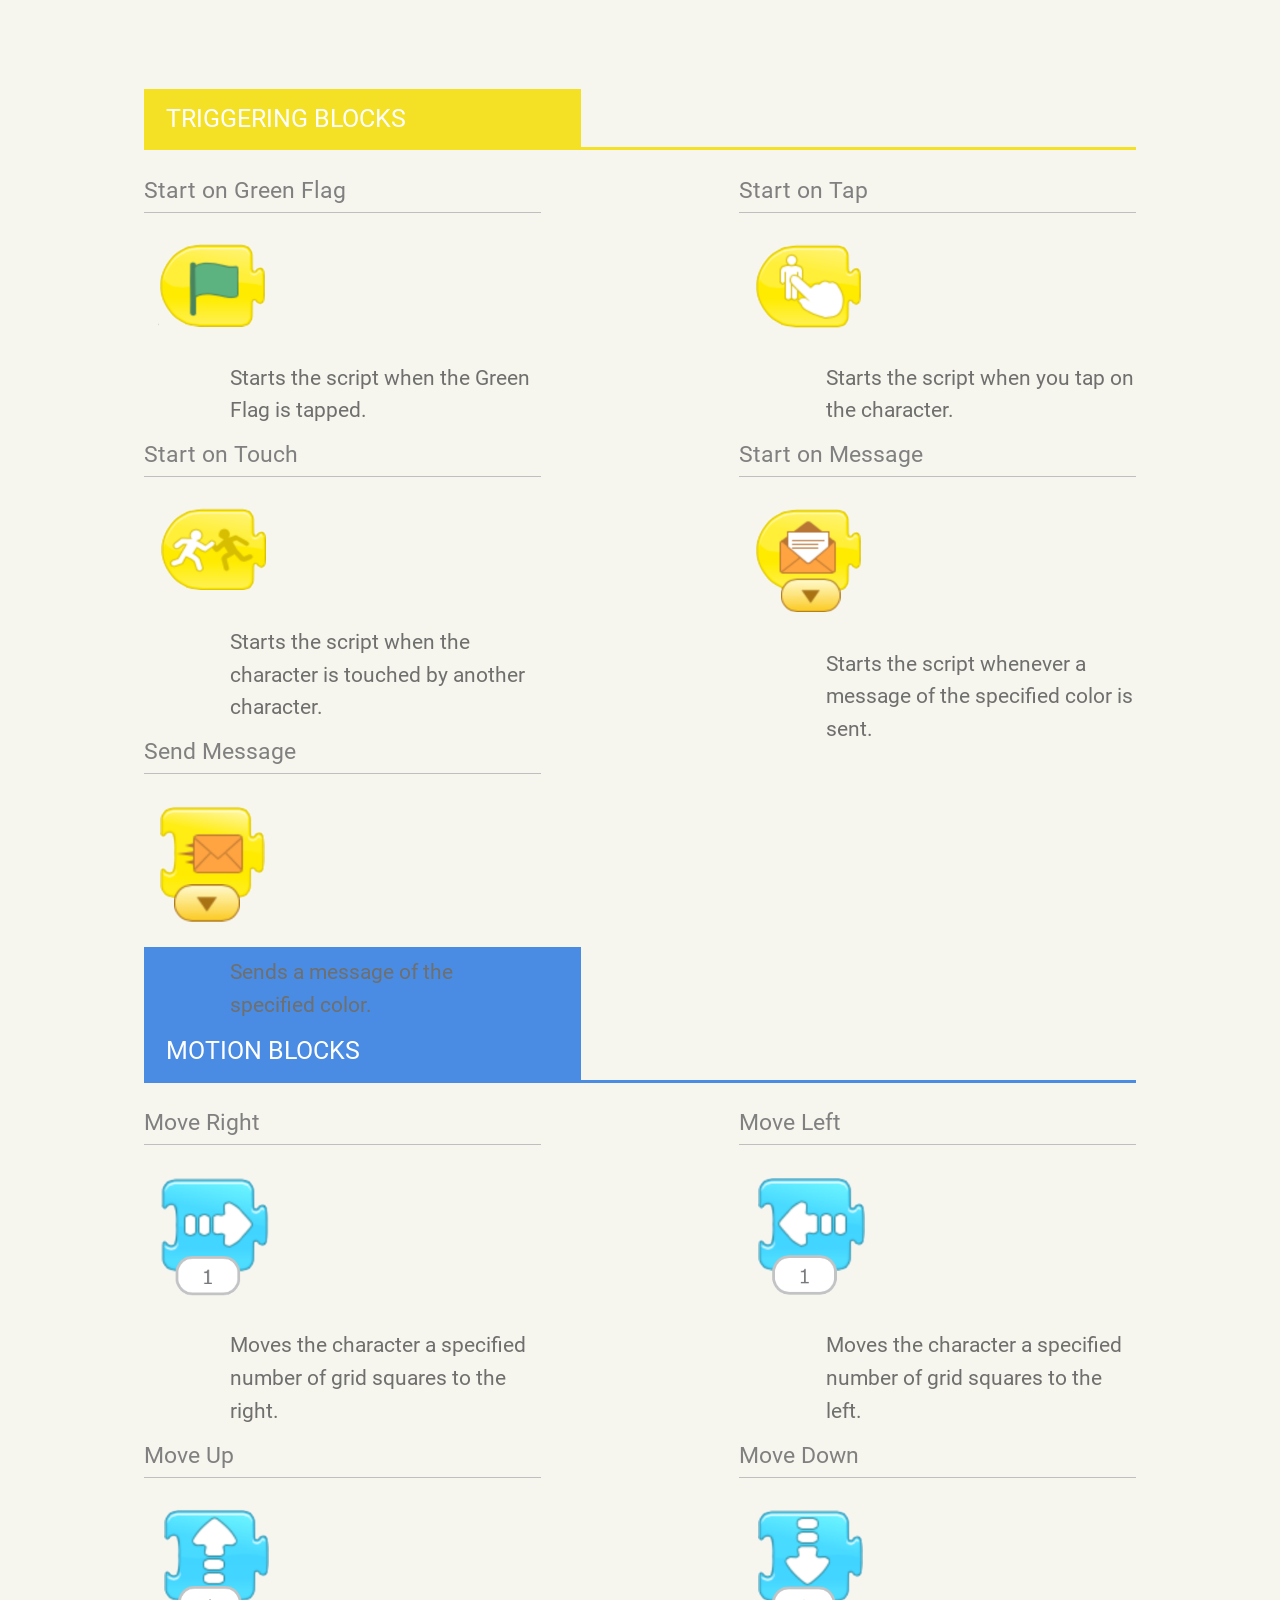
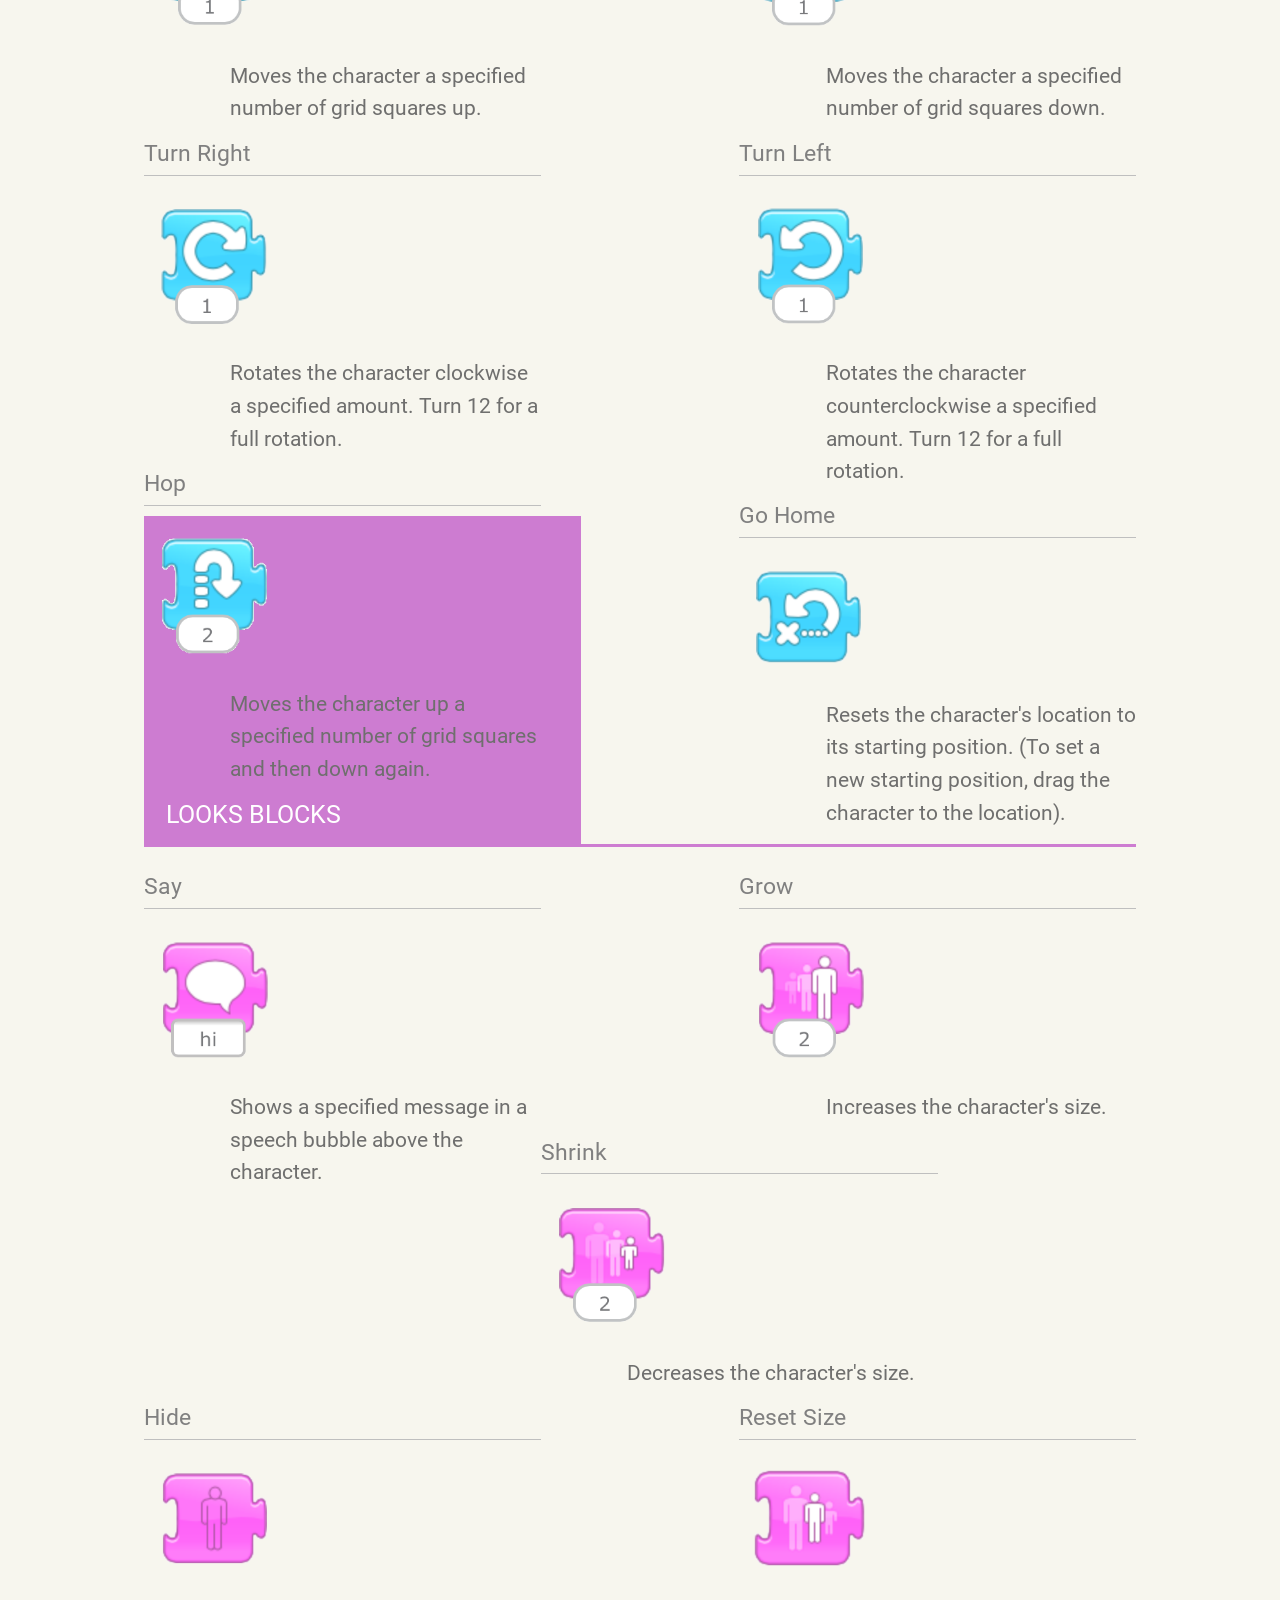
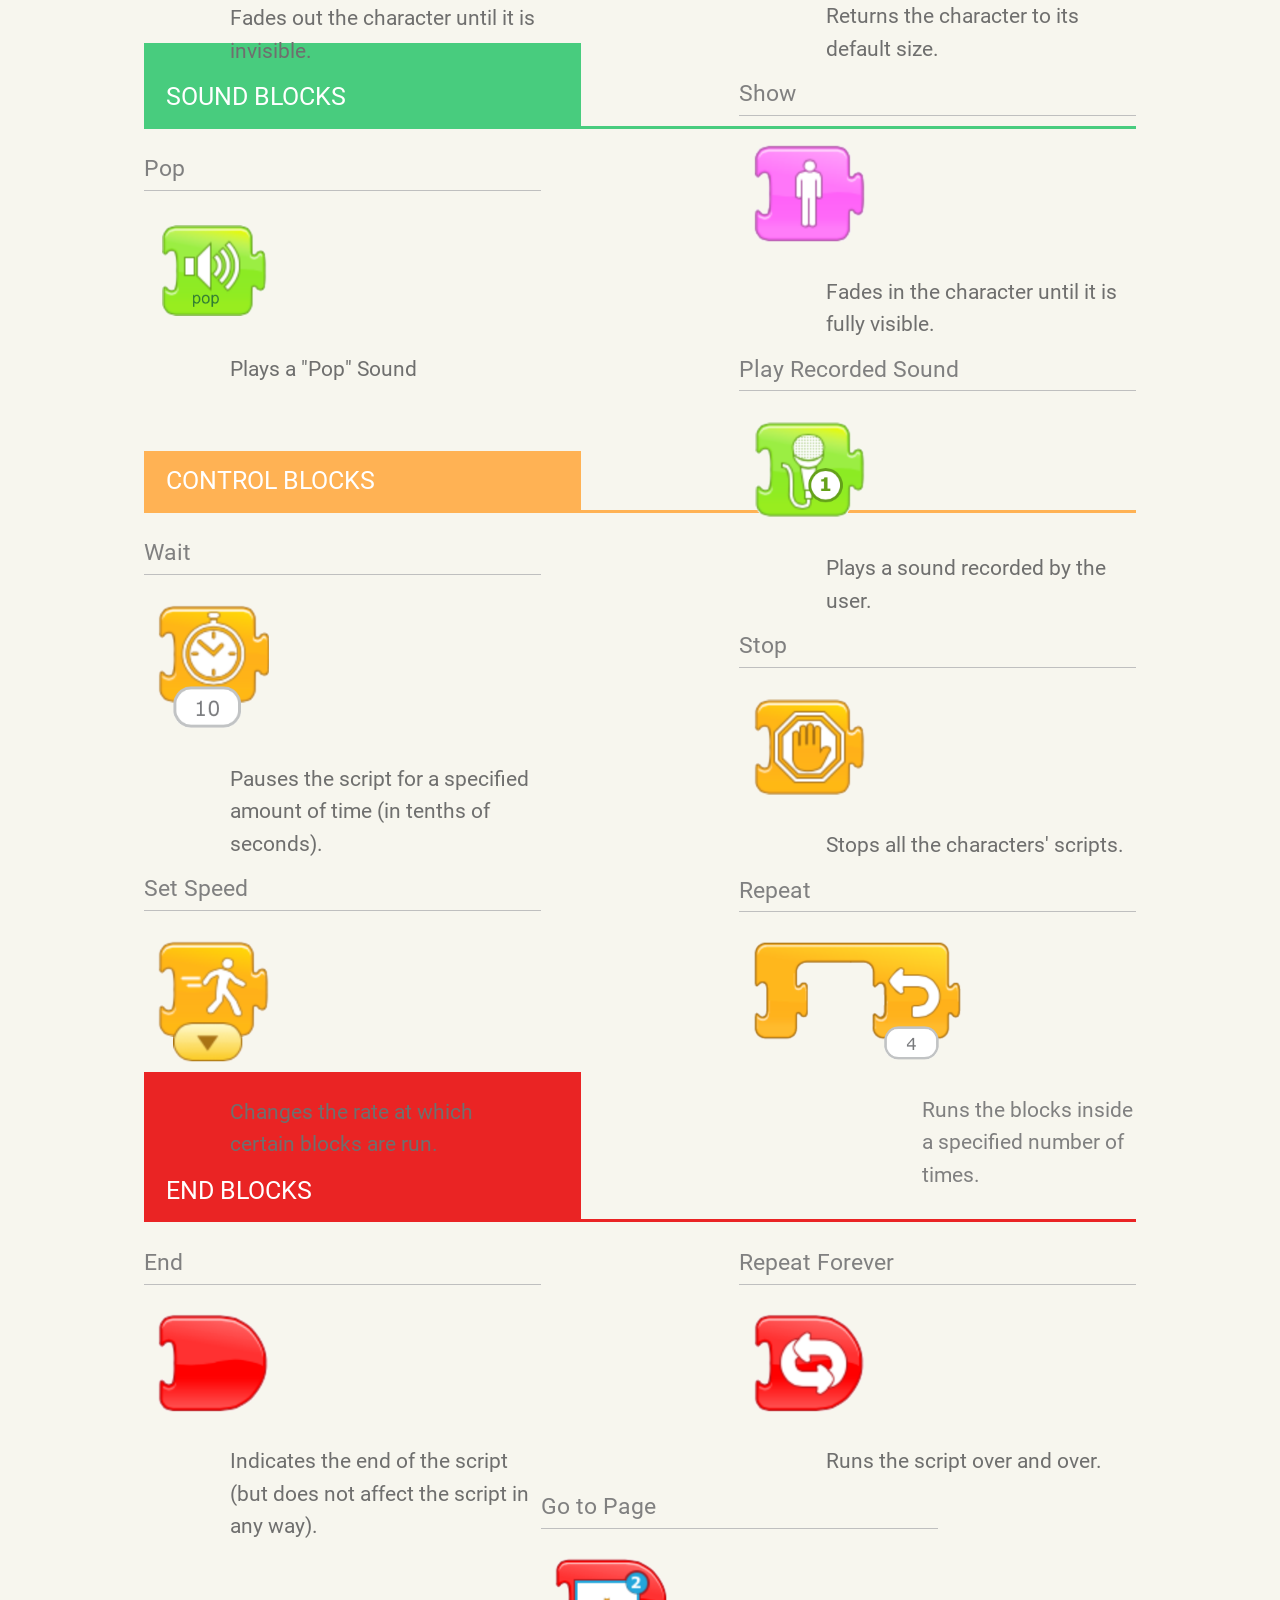
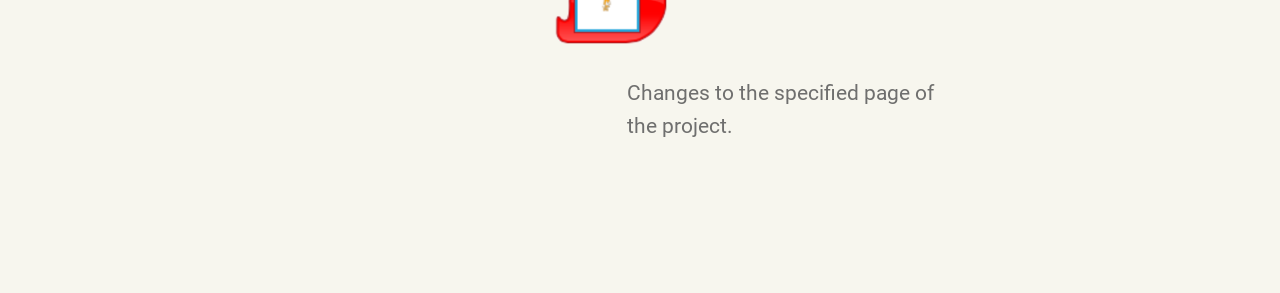
<file: inapp/blocks.html>
<!DOCTYPE html>
<html>
  <head>
    <meta charset="utf-8">
    <script>
        window.scratchJrPage = 'inappBlocksGuide';
    </script>
    <script type="text/javascript" src="../app.bundle.js"></script>
    <!-- Global site tag (gtag.js) - Google Analytics -->
<script async src="https://www.googletagmanager.com/gtag/js?id=G-FD0DKV0K52"></script>
<script>
  window.dataLayer = window.dataLayer || [];
  function gtag(){dataLayer.push(arguments);}
  gtag('js', new Date());

  gtag('config', 'G-FD0DKV0K52');
</script>
  </head>

  <body>
    <div id="content">
      <div id="ipad-project-view-wrapper">
        <div class="learn-tab learn-blocks">
          <!-- Yellow Blocks -->
          <div class="block-category-header" id="yellow-block-category-header">
          </div>
          <div class="block-category-header-line" id="yellow-block-category-header-line"></div>
          <div class="block-wrapper">
            <div class="block-wrapper-left">
              <div class="block-title" id="BLOCKS_GREEN_FLAG">
              </div>
              <div class="block-image-wrapper">
                <img class="block-image" src="images/onflag.png" />
              </div>
              <div class="block-description" id="BLOCKS_GREEN_FLAG_DESCRIPTION">
              </div>
            </div>
            <div class="block-wrapper-right">
              <div class="block-title" id="BLOCKS_ON_TAP">
              </div>
              <div class="block-image-wrapper">
                <img class="block-image" src="images/ontap.png" />
              </div>
              <div class="block-description" id="BLOCKS_ON_TAP_DESCRIPTION">
              </div>
            </div>
          </div>
          <div class="block-wrapper">
            <div class="block-wrapper-left">
              <div class="block-title" id="BLOCKS_ON_TOUCH">
              </div>
              <div class="block-image-wrapper">
                <img class="block-image" src="images/onbump.png" />
              </div>
              <div class="block-description" id="BLOCKS_ON_TOUCH_DESCRIPTION">
              </div>
            </div>
            <div class="block-wrapper-right">
              <div class="block-title" id="BLOCKS_ON_MESSAGE">
              </div>
              <div class="block-image-wrapper">
                <img class="block-image" src="images/messagereceive.png" />
              </div>
              <div class="block-description" id="BLOCKS_ON_MESSAGE_DESCRIPTION">
              </div>
            </div>
          </div>
          <div class="block-wrapper">
            <div class="block-wrapper-left">
              <div class="block-title" id="BLOCKS_SEND_MESSAGE">
              </div>
              <div class="block-image-wrapper">
                <img class="block-image" src="images/messagesend.png" />
              </div>
              <div class="block-description" id="BLOCKS_SEND_MESSAGE_DESCRIPTION">
              </div>
            </div>
          </div>
          <!-- Blue Blocks -->
          <div class="block-category-header" id="blue-block-category-header">
          </div>
          <div class="block-category-header-line" id="blue-block-category-header-line"></div>
          <div class="block-wrapper">
            <div class="block-wrapper-left">
              <div class="block-title" id="BLOCKS_MOVE_RIGHT">
              </div>
              <div class="block-image-wrapper">
                <img class="block-image" src="images/right.png" />
              </div>
              <div class="block-description" id="BLOCKS_MOVE_RIGHT_DESCRIPTION">
              </div>
            </div>
            <div class="block-wrapper-right">
              <div class="block-title" id="BLOCKS_MOVE_LEFT">
              </div>
              <div class="block-image-wrapper">
                <img class="block-image" src="images/left.png" />
              </div>
              <div class="block-description" id="BLOCKS_MOVE_LEFT_DESCRIPTION">
              </div>
            </div>
          </div>
          <div class="block-wrapper">
            <div class="block-wrapper-left">
              <div class="block-title" id="BLOCKS_MOVE_UP">
              </div>
              <div class="block-image-wrapper">
                <img class="block-image" src="images/up.png" />
              </div>
              <div class="block-description" id="BLOCKS_MOVE_UP_DESCRIPTION">
              </div>
            </div>
            <div class="block-wrapper-right">
              <div class="block-title" id="BLOCKS_MOVE_DOWN">
              </div>
              <div class="block-image-wrapper">
                <img class="block-image" src="images/down.png" />
              </div>
              <div class="block-description" id="BLOCKS_MOVE_DOWN_DESCRIPTION">
              </div>
            </div>
          </div>
          <div class="block-wrapper">
            <div class="block-wrapper-left">
              <div class="block-title" id="BLOCKS_TURN_RIGHT">
              </div>
              <div class="block-image-wrapper">
                <img class="block-image" src="images/turnright.png" />
              </div>
              <div class="block-description" id="BLOCKS_TURN_RIGHT_DESCRIPTION">
              </div>
            </div>
            <div class="block-wrapper-right">
              <div class="block-title" id="BLOCKS_TURN_LEFT">
              </div>
              <div class="block-image-wrapper">
                <img class="block-image" src="images/turnleft.png" />
              </div>
              <div class="block-description" id="BLOCKS_TURN_LEFT_DESCRIPTION">
              </div>
            </div>
          </div>
          <div class="block-wrapper">
            <div class="block-wrapper-left">
              <div class="block-title" id="BLOCKS_HOP">
              </div>
              <div class="block-image-wrapper">
                <img class="block-image" src="images/hop.png" />
              </div>
              <div class="block-description" id="BLOCKS_HOP_DESCRIPTION">
              </div>
            </div>
            <div class="block-wrapper-right">
              <div class="block-title" id="BLOCKS_GO_HOME">
              </div>
              <div class="block-image-wrapper">
                <img class="block-image" src="images/gohome.png" />
              </div>
              <div class="block-description" id="BLOCKS_GO_HOME_DESCRIPTION">
              </div>
            </div>
          </div>
          <!-- Purple Blocks -->
          <div class="block-category-header" id="purple-block-category-header">
          </div>
          <div class="block-category-header-line" id="purple-block-category-header-line"></div>
          <div class="block-wrapper">
            <div class="block-wrapper-left">
              <div class="block-title" id="BLOCKS_SAY">
              </div>
              <div class="block-image-wrapper">
                <img class="block-image" src="images/say.png" />
              </div>
              <div class="block-description" id="BLOCKS_SAY_DESCRIPTION">
              </div>
            </div>
            <div class="block-wrapper-right">
              <div class="block-title" id="BLOCKS_GROW">
              </div>
              <div class="block-image-wrapper">
                <img class="block-image" src="images/grow.png" />
              </div>
              <div class="block-description" id="BLOCKS_GROW_DESCRIPTION">
              </div>
            </div>
          </div>
          <div class="block-wrapper">
            <div class="block-wrapper-left">
              <div class="block-title" id="BLOCKS_SHRINK">
              </div>
              <div class="block-image-wrapper">
                <img class="block-image" src="images/shrink.png" />
              </div>
              <div class="block-description" id="BLOCKS_SHRINK_DESCRIPTION">
              </div>
            </div>
            <div class="block-wrapper-right">
              <div class="block-title" id="BLOCKS_RESET_SIZE">
              </div>
              <div class="block-image-wrapper">
                <img class="block-image" src="images/reset.png" />
              </div>
              <div class="block-description" id="BLOCKS_RESET_SIZE_DESCRIPTION">
              </div>
            </div>
          </div>
          <div class="block-wrapper">
            <div class="block-wrapper-left">
              <div class="block-title" id="BLOCKS_HIDE">
              </div>
              <div class="block-image-wrapper">
                <img class="block-image" src="images/hide.png" />
              </div>
              <div class="block-description" id="BLOCKS_HIDE_DESCRIPTION">
              </div>
            </div>
            <div class="block-wrapper-right">
              <div class="block-title" id="BLOCKS_SHOW">
              </div>
              <div class="block-image-wrapper">
                <img class="block-image" src="images/show.png" />
              </div>
              <div class="block-description" id="BLOCKS_SHOW_DESCRIPTION">
              </div>
            </div>
          </div>
          <div class="block-category-header" id="green-block-category-header">
          </div>
          <div class="block-category-header-line" id="green-block-category-header-line"></div>
          <div class="block-wrapper">
            <div class="block-wrapper-left">
              <div class="block-title" id="BLOCKS_POP">
              </div>
              <div class="block-image-wrapper">
                <img class="block-image" src="images/pop.png" />
              </div>
              <div class="block-description" id="BLOCKS_POP_DESCRIPTION">
              </div>
            </div>
            <div class="block-wrapper-right">
              <div class="block-title" id="BLOCKS_PLAY_RECORDED">
              </div>
              <div class="block-image-wrapper">
                <img class="block-image" src="images/playsound.png" />
              </div>
              <div class="block-description" id="BLOCKS_PLAY_RECORDED_DESCRIPTION">
              </div>
            </div>
          </div>
          <div class="block-category-header" id="orange-block-category-header">
          </div>
          <div class="block-category-header-line" id="orange-block-category-header-line"></div>
          <div class="block-wrapper">
            <div class="block-wrapper-left">
              <div class="block-title" id="BLOCKS_WAIT">
              </div>
              <div class="block-image-wrapper">
                <img class="block-image" src="images/wait.png" />
              </div>
              <div class="block-description" id="BLOCKS_WAIT_DESCRIPTION">
              </div>
            </div>
            <div class="block-wrapper-right">
              <div class="block-title" id="BLOCKS_STOP">
              </div>
              <div class="block-image-wrapper">
                <img class="block-image" src="images/stop.png" />
              </div>
              <div class="block-description" id="BLOCKS_STOP_DESCRIPTION">
              </div>
            </div>
          </div>
          <div class="block-wrapper">
            <div class="block-wrapper-left">
              <div class="block-title" id="BLOCKS_SET_SPEED">
              </div>
              <div class="block-image-wrapper">
                <img class="block-image" src="images/speed.png" />
              </div>
              <div class="block-description" id="BLOCKS_SET_SPEED_DESCRIPTION">
              </div>
            </div>
            <div class="block-wrapper-right">
              <div class="block-title" id="BLOCKS_REPEAT">
              </div>
              <div class="block-image-wrapper">
                <img class="block-image-repeat" src="images/repeat.png" />
              </div>
              <div class="block-description-repeat" id="BLOCKS_REPEAT_DESCRIPTION">
              </div>
            </div>
          </div>
          <div class="block-category-header" id="red-block-category-header">
          </div>
          <div class="block-category-header-line" id="red-block-category-header-line"></div>
          <div class="block-wrapper">
            <div class="block-wrapper-left">
              <div class="block-title" id="BLOCKS_END">
              </div>
              <div class="block-image-wrapper">
                <img class="block-image" src="images/end.png" />
              </div>
              <div class="block-description" id="BLOCKS_END_DESCRIPTION">
              </div>
            </div>
            <div class="block-wrapper-right">
              <div class="block-title" id="BLOCKS_REPEAT_FOREVER">
              </div>
              <div class="block-image-wrapper">
                <img class="block-image" src="images/forever.png" />
              </div>
              <div class="block-description" id="BLOCKS_REPEAT_FOREVER_DESCRIPTION">
              </div>
            </div>
          </div>
          <div class="block-wrapper">
            <div class="block-wrapper-left">
              <div class="block-title" id="BLOCKS_GO_TO_PAGE">
              </div>
              <div class="block-image-wrapper">
                <img class="block-image" src="images/page.png" />
              </div>
              <div class="block-description" id="BLOCKS_GO_TO_PAGE_DESCRIPTION">
              </div>
            </div>
          </div>
        </div>
      </div>
    </div>
  </body>
</html>
</file>
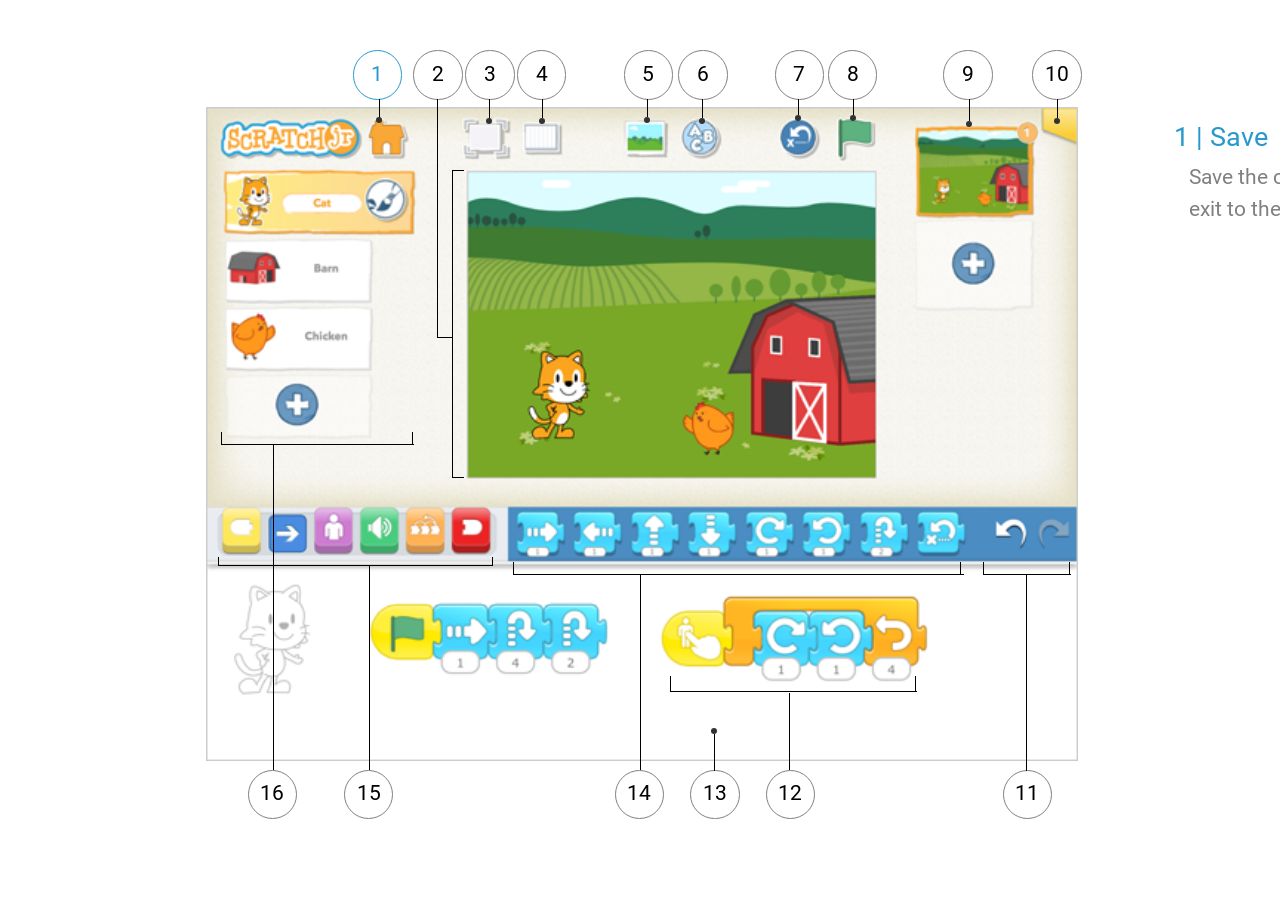
<file: inapp/interface.html>
<!DOCTYPE html>
<html>
  <head>
    <meta charset="utf-8">
    <script>
        window.scratchJrPage = 'inappInterfaceGuide';
    </script>
    <script type="text/javascript" src="../app.bundle.js"></script>
    <!-- Global site tag (gtag.js) - Google Analytics -->
<script async src="https://www.googletagmanager.com/gtag/js?id=G-FD0DKV0K52"></script>
<script>
  window.dataLayer = window.dataLayer || [];
  function gtag(){dataLayer.push(arguments);}
  gtag('js', new Date());

  gtag('config', 'G-FD0DKV0K52');
</script>
  </head>
  <body>
    <div id="content">
      <div id="content-buffer">
      </div>
      <div id="ipad-project-view-wrapper">
        <div class="learn-tab learn-tab-selected learn-interface">
          <!-- 1. Save -->
          <div class="interface-button interface-button-selected" id="interface-button-save">
            <div class="interface-button-text">1</div>
          </div>
          <div class="interface-vertical-line" id="interface-vertical-line-save"></div>
          <div class="interface-dot" id="interface-dot-save"></div>
          <!-- 2. Stage -->
          <div class="interface-button" id="interface-button-stage">
            <div class="interface-button-text">2</div>
          </div>
          <div class="interface-vertical-line" id="interface-vertical-line-stage-1"></div>
          <div class="interface-horizontal-line" id="interface-horizontal-line-stage-1"></div>
          <div class="interface-vertical-line" id="interface-vertical-line-stage-2"></div>
          <div class="interface-horizontal-line" id="interface-horizontal-line-stage-2"></div>
          <div class="interface-horizontal-line" id="interface-horizontal-line-stage-3"></div>
          <!-- 3. Presentation Mode -->
          <div class="interface-button" id="interface-button-presentation-mode">
            <div class="interface-button-text">3</div>
          </div>
          <div class="interface-vertical-line" id="interface-vertical-line-presentation-mode"></div>
          <div class="interface-dot" id="interface-dot-presentation-mode"></div>
          <!-- 4. Grid -->
          <div class="interface-button" id="interface-button-grid">
            <div class="interface-button-text">4</div>
          </div>
          <div class="interface-vertical-line" id="interface-vertical-line-grid"></div>
          <div class="interface-dot" id="interface-dot-grid"></div>
          <!-- 5. Change Background -->
          <div class="interface-button" id="interface-button-add-text">
            <div class="interface-button-text">5</div>
          </div>
          <div class="interface-vertical-line" id="interface-vertical-line-add-text"></div>
          <div class="interface-dot" id="interface-dot-add-text"></div>
          <!-- 6. Add Text -->
          <div class="interface-button" id="interface-button-change-background">
            <div class="interface-button-text">6</div>
          </div>
          <div class="interface-vertical-line" id="interface-vertical-line-change-background"></div>
          <div class="interface-dot" id="interface-dot-change-background"></div>
          <!-- 7. Reset Characters -->
          <div class="interface-button" id="interface-button-reset-characters">
            <div class="interface-button-text">7</div>
          </div>
          <div class="interface-vertical-line" id="interface-vertical-line-reset-characters"></div>
          <div class="interface-dot" id="interface-dot-reset-characters"></div>
          <!-- 8. Green Flag -->
          <div class="interface-button" id="interface-button-green-flag">
            <div class="interface-button-text">8</div>
          </div>
          <div class="interface-vertical-line" id="interface-vertical-line-green-flag"></div>
          <div class="interface-dot" id="interface-dot-green-flag"></div>
          <!-- 9. Pages -->
          <div class="interface-button" id="interface-button-pages">
            <div class="interface-button-text">9</div>
          </div>
          <div class="interface-vertical-line" id="interface-vertical-line-pages"></div>
          <div class="interface-dot" id="interface-dot-pages"></div>
          <!-- 10. Project Information -->
          <div class="interface-button" id="interface-button-project-information">
            <div class="interface-button-text">10</div>
          </div>
          <div class="interface-vertical-line" id="interface-vertical-line-project-information"></div>
          <div class="interface-dot" id="interface-dot-project-information"></div>
          <!-- 16. Characters -->
          <div class="interface-button" id="interface-button-characters">
            <div class="interface-button-text">16</div>
          </div>
          <div class="interface-vertical-line" id="interface-vertical-line-characters-1"></div>
          <div class="interface-vertical-line" id="interface-vertical-line-characters-3"></div>
          <div class="interface-horizontal-line" id="interface-horizontal-line-characters"></div>
          <div class="interface-vertical-line" id="interface-vertical-line-characters-2"></div>
          <!-- 15. Block Categories -->
          <div class="interface-button" id="interface-button-block-categories">
            <div class="interface-button-text">15</div>
          </div>
          <div class="interface-vertical-line" id="interface-vertical-line-block-categories-1"></div>
          <div class="interface-horizontal-line" id="interface-horizontal-line-block-categories"></div>
          <div class="interface-vertical-line" id="interface-vertical-line-block-categories-2"></div>
          <div class="interface-vertical-line" id="interface-vertical-line-block-categories-3"></div>
          <!-- 14. Blocks Palette -->
          <div class="interface-button" id="interface-button-block-palette">
            <div class="interface-button-text">14</div>
          </div>
          <div class="interface-horizontal-line" id="interface-horizontal-line-blocks-palette"></div>
          <div class="interface-vertical-line" id="interface-vertical-line-blocks-palette-1"></div>
          <div class="interface-vertical-line" id="interface-vertical-line-blocks-palette-2"></div>
          <div class="interface-vertical-line" id="interface-vertical-line-blocks-palette-3"></div>
          <!-- 13. Programming Area -->
          <div class="interface-button" id="interface-button-programming-area">
            <div class="interface-button-text">13</div>
          </div>
          <div class="interface-vertical-line" id="interface-vertical-line-programming-area"></div>
          <div class="interface-dot" id="interface-dot-programming-area"></div>
          <!-- 12. Programming Script -->
          <div class="interface-button" id="interface-button-programming-script">
            <div class="interface-button-text">12</div>
          </div>
          <div class="interface-vertical-line" id="interface-vertical-line-programming-script-1"></div>
          <div class="interface-horizontal-line" id="interface-horizontal-line-programming-script"></div>
          <div class="interface-vertical-line" id="interface-vertical-line-programming-script-2"></div>
          <div class="interface-vertical-line" id="interface-vertical-line-programming-script-3"></div>
          <!-- 11. Undo Redo -->
          <div class="interface-button" id="interface-button-undo-redo">
            <div class="interface-button-text">11</div>
          </div>
          <div class="interface-vertical-line" id="interface-vertical-line-undo-redo-1"></div>
          <div class="interface-horizontal-line" id="interface-horizontal-line-undo-redo"></div>
          <div class="interface-vertical-line" id="interface-vertical-line-undo-redo-2"></div>
          <div class="interface-vertical-line" id="interface-vertical-line-undo-redo-3"></div>
          <img class="ipad-project-view" src="images/interface.png" />
          <div id="right-column">
            <div id="interface-key">
              <div id="interface-key-header">
              </div>
              <div id="interface-key-description">
              </div>
            </div>
            <div id="video-wrapper">
            </div>
          </div>
        </div>
      </div>
    </div>
  </body>
</html>
</file>
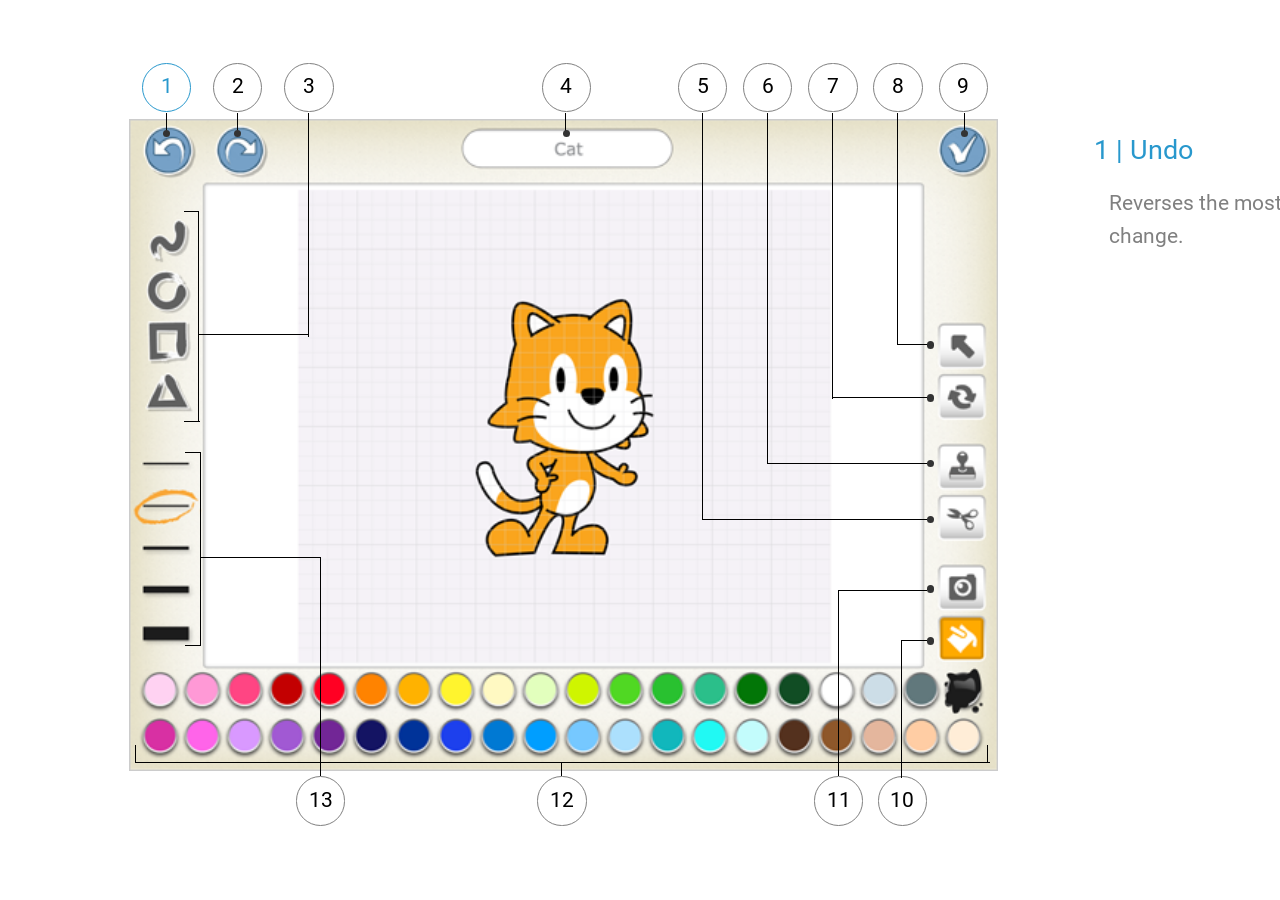
<file: inapp/paint.html>
<!DOCTYPE html>
<html>
  <head>
    <meta charset="utf-8">
    <script>
        window.scratchJrPage = 'inappPaintEditorGuide';
    </script>
    <script type="text/javascript" src="../app.bundle.js"></script>
    <!-- Global site tag (gtag.js) - Google Analytics -->
<script async src="https://www.googletagmanager.com/gtag/js?id=G-FD0DKV0K52"></script>
<script>
  window.dataLayer = window.dataLayer || [];
  function gtag(){dataLayer.push(arguments);}
  gtag('js', new Date());

  gtag('config', 'G-FD0DKV0K52');
</script>
  </head>
  <body>
    <div id="content">
      <div id="content-buffer">
      </div>
      <div id="ipad-project-view-wrapper">
        <div class="learn-tab learn-tab-selected learn-paint">
          <!-- 1. Undo -->
          <div class="paint-button paint-button-selected" id="paint-button-undo">
            <div class="paint-button-text">1</div>
          </div>
          <div class="paint-vertical-line" id="paint-vertical-line-undo"></div>
          <div class="paint-dot" id="paint-dot-undo"></div>
          <!-- 2. Redo -->
          <div class="paint-button" id="paint-button-redo">
            <div class="paint-button-text">2</div>
          </div>
          <div class="paint-vertical-line" id="paint-vertical-line-redo"></div>
          <div class="paint-dot" id="paint-dot-redo"></div>
          <!-- 3. Select Shape -->
          <div class="paint-button" id="paint-button-select-shape">
            <div class="paint-button-text">3</div>
          </div>
          <div class="paint-vertical-line" id="paint-vertical-line-select-shape-1"></div>
          <div class="paint-horizontal-line" id="paint-horizontal-line-select-shape-1"></div>
          <div class="paint-vertical-line" id="paint-vertical-line-select-shape-2"></div>
          <div class="paint-horizontal-line" id="paint-horizontal-line-select-shape-2"></div>
          <div class="paint-horizontal-line" id="paint-horizontal-line-select-shape-3"></div>
          <!-- 4. Character Name -->
          <div class="paint-button" id="paint-button-character-name">
            <div class="paint-button-text">4</div>
          </div>
          <div class="paint-vertical-line" id="paint-vertical-line-character-name"></div>
          <div class="paint-dot" id="paint-dot-character-name"></div>
          <!-- 5. Cut -->
          <div class="paint-button" id="paint-button-cut">
            <div class="paint-button-text">5</div>
          </div>
          <div class="paint-vertical-line" id="paint-vertical-line-cut"></div>
          <div class="paint-horizontal-line" id="paint-horizontal-line-cut"></div>
          <div class="paint-dot" id="paint-dot-cut"></div>
          <img class="ipad-project-view" src="images/paint.png" />
          <!-- 6. Duplicate -->
          <div class="paint-button" id="paint-button-duplicate">
            <div class="paint-button-text">6</div>
          </div>
          <div class="paint-vertical-line" id="paint-vertical-line-duplicate"></div>
          <div class="paint-horizontal-line" id="paint-horizontal-line-duplicate"></div>
          <div class="paint-dot" id="paint-dot-duplicate"></div>
          <!-- 7. Rotate -->
          <div class="paint-button" id="paint-button-rotate">
            <div class="paint-button-text">7</div>
          </div>
          <div class="paint-vertical-line" id="paint-vertical-line-rotate"></div>
          <div class="paint-horizontal-line" id="paint-horizontal-line-rotate"></div>
          <div class="paint-dot" id="paint-dot-rotate"></div>
          <!-- 8. Drag -->
          <div class="paint-button" id="paint-button-drag">
            <div class="paint-button-text">8</div>
          </div>
          <div class="paint-vertical-line" id="paint-vertical-line-drag"></div>
          <div class="paint-horizontal-line" id="paint-horizontal-line-drag"></div>
          <div class="paint-dot" id="paint-dot-drag"></div>
          <!-- 9. Save -->
          <div class="paint-button" id="paint-button-save">
            <div class="paint-button-text">9</div>
          </div>
          <div class="paint-vertical-line" id="paint-vertical-line-save"></div>
          <div class="paint-dot" id="paint-dot-save"></div>
          <!-- 10. Fill -->
          <div class="paint-button" id="paint-button-fill">
            <div class="paint-button-text">10</div>
          </div>
          <div class="paint-vertical-line" id="paint-vertical-line-fill"></div>
          <div class="paint-horizontal-line" id="paint-horizontal-line-fill"></div>
          <div class="paint-dot" id="paint-dot-fill"></div>
          <!-- 11. Camera -->
          <div class="paint-button" id="paint-button-camera">
            <div class="paint-button-text">11</div>
          </div>
          <div class="paint-vertical-line" id="paint-vertical-line-camera"></div>
          <div class="paint-horizontal-line" id="paint-horizontal-line-camera"></div>
          <div class="paint-dot" id="paint-dot-camera"></div>
          <!-- 12. Select Color -->
          <div class="paint-button" id="paint-button-select-color">
            <div class="paint-button-text">12</div>
          </div>
          <div class="paint-vertical-line" id="paint-vertical-line-select-color-1"></div>
          <div class="paint-horizontal-line" id="paint-horizontal-line-select-color-1"></div>
          <div class="paint-vertical-line" id="paint-vertical-line-select-color-2"></div>
          <div class="paint-vertical-line" id="paint-vertical-line-select-color-3"></div>
          <!-- 13. Select Line Size -->
          <div class="paint-button" id="paint-button-select-line-size">
            <div class="paint-button-text">13</div>
          </div>
          <div class="paint-vertical-line" id="paint-vertical-line-select-line-size-1"></div>
          <div class="paint-horizontal-line" id="paint-horizontal-line-select-line-size-1"></div>
          <div class="paint-vertical-line" id="paint-vertical-line-select-line-size-2"></div>
          <div class="paint-horizontal-line" id="paint-horizontal-line-select-line-size-2"></div>
          <div class="paint-horizontal-line" id="paint-horizontal-line-select-line-size-3"></div>
          <div id="paint-key">
            <div id="paint-key-header">
            </div>
            <div id="paint-key-description">
            </div>
          </div>
        </div>
      </div>
    </div>
  </body>
</html>
</file>
